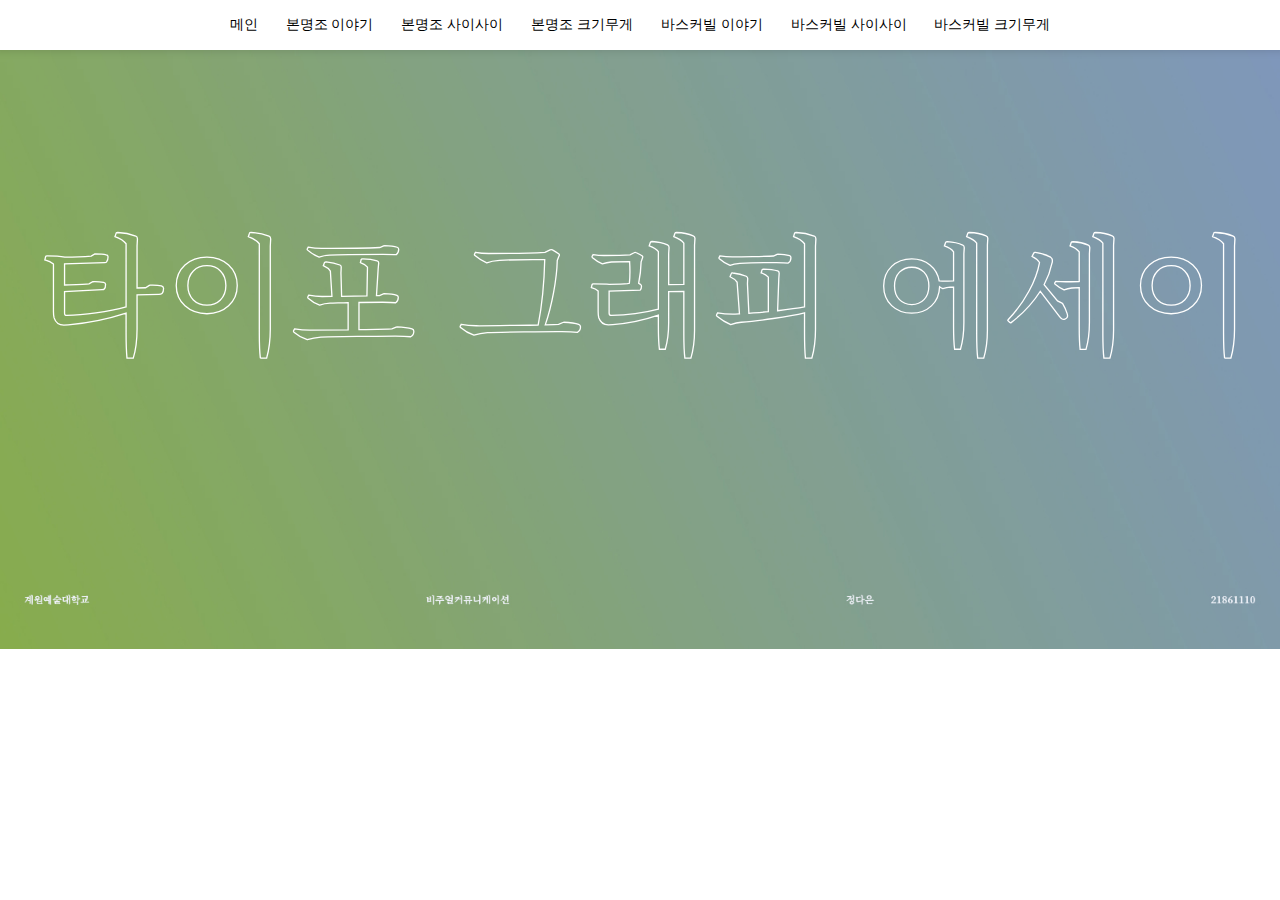
<file: index.html>
<!DOCTYPE html>
<html lang="en" dir="ltr">
  <head>
    <meta charset="utf-8">
    <title></title>
    <link rel="stylesheet" type="text/css" href="style3.css">
  </head>
  <body>

    <div class="container">
        <ul class="navi">
          <li><a href="index.html" data-link-alt="매인"><span>메인</span></a></li>
          <li><a href="boon.html" data-link-alt="본명조 이야기"><span>본명조 이야기</span></a></li>
          <li><a href="boon2.html" data-link-alt="본명조 사이사이"><span>본명조 사이사이</span></a></li>
          <li><a href="boon3.html" data-link-alt="본명조 크기무게"><span>본명조 크기무게</span></a></li>
          <li><a href="boon4.html" data-link-alt="바스커빌 이야기"><span>바스커빌 이야기</span></a></li>
          <li><a href="boon5.html" data-link-alt="바스커빌 사이사이"><span>바스커빌 사이사이</span></a></li>
          <li><a href="boon6.html" data-link-alt="바스커빌 크기무게"><span>바스커빌 크기무게</span></a></li>
        </ul>
    </div>
    <div class="wrapper">


      <svg version="1.1" id="레이어_1" xmlns="http://www.w3.org/2000/svg" xmlns:xlink="http://www.w3.org/1999/xlink" x="0px"
      	 y="0px" viewBox="0 0 979.9 145.1" style="enable-background:new 0 0 979.9 145.1;" xml:space="preserve">
      <style type="text/css">
      	.st0{fill:none;stroke:#FFFFFF;stroke-miterlimit:10;}
      </style>
      <g>
      	<path id="ibrahim" d="M108.5,71.3c3-0.1,7.1,0.1,8.9,0.5c1,0.3,1.6,1,1.7,1.9c0,1.9-0.6,3.5-1.2,4c-0.6,0.5-1.5,0.7-2.3,0.7
      		l-16.8,0.3V105c0,6-1.1,16.2-2.9,22.2h-4.8c-0.4-4-0.7-14.9-0.7-19.4v-15c-13.7,4.5-31.8,7.9-44.2,9c-1.3,0.1-2.5,0.1-3.5,0.1
      		c-3.7,0-6.3-2.1-7.4-5.5c-0.3-1.1-0.5-2.8-0.5-4.9V55.2c-1.5-1.3-4-2.5-6.6-3.2l0.6-2.5c0.1-0.4,0.4-0.6,1.1-0.6
      		c3.2,0,10.6,0.4,13.6,1c4.4,0,16.9-0.5,20.2-0.8l2.8-1.7c2.5,0,6.7,0.2,8.7,0.7c0.9,0.1,1.4,0.7,1.4,1.5c0,1.8-0.6,3.3-1.1,3.9
      		c-0.3,0.4-0.8,0.6-1.4,0.6L43.3,55v16.2c5.1-0.2,15.4-0.5,18.7-0.9l2.9-1.6c2.7-0.1,6.4,0.2,8.3,0.5c1.1,0.2,1.5,0.7,1.5,1.5
      		c0,1.7-0.4,3.1-1,3.6c-0.3,0.3-0.9,0.5-1.6,0.5l-28.8,1.4v16.6c0,1.2,0.5,1.8,1.8,1.7c12.2-0.2,32-2.8,45.3-6.5V39.6
      		c-1.7-2.2-4.9-4.1-8.5-5.4l0.9-2.7c0.2-0.4,0.4-0.5,1.3-0.5c3.9,0.1,10.6,1.5,13.7,2.7c0.9,0.4,1.3,1.1,1.3,2.2l-0.3,5.5v32.1
      		l6.5-0.2L108.5,71.3z"/>
      	<path id="ibrahim" d="M152.3,93.2c-13.5,0-23.5-8.9-23.5-21.6c0-12.8,10-21.7,23.5-21.7c13.3,0,23.2,8.9,23.2,21.7
      		C175.5,84.3,165.6,93.2,152.3,93.2z M152.3,56.4c-8.3,0-14.6,5.7-14.6,15.2c0,9.4,6.3,15,14.6,15c8.2,0,14.5-5.6,14.5-15
      		C166.8,62.1,160.5,56.4,152.3,56.4z M193.2,127.2c-0.5-4-0.8-14.9-0.8-19.4V39.6c-1.7-2.2-4.8-4.1-8.4-5.4l0.9-2.7
      		c0.1-0.4,0.3-0.5,1.2-0.5c3.9,0.1,10.7,1.5,13.7,2.7c1,0.4,1.3,1.1,1.3,2.2l-0.3,5.5V105c0,6-1.1,16.2-2.8,22.2H193.2z"/>
      	<path id="ibrahim" d="M297.7,103.2c3.8,0.1,9.2,0.8,11.6,1.6c0.9,0.3,1.4,0.9,1.4,1.8c0,2-1.3,3.7-2.4,4.2
      		c-2.6-0.3-8.8-0.5-11.8-0.5c-7,0-51.5,0.5-57,0.8c-2.6,0.2-7.9,1.2-10.4,2c-3.8-1.3-7.6-3.6-10.2-5.8c-0.3-0.3-0.4-0.6-0.3-1
      		l0.8-1.5c3.5,0.6,8.2,1,11.5,1c3,0,16-0.1,29.5-0.3V84.7c-6.5,0.2-12,0.3-13.8,0.4c-2.1,0.1-6,0.8-8,1.5c-3.1-1.1-6.6-3.3-8.8-5.3
      		c-0.3-0.3-0.4-0.6-0.3-0.9l0.7-1.4c3.2,0.6,7.7,1,10.2,1l7.6-0.1l-1.2-19.3c-1-1.6-3.1-3.2-5.4-4.2l0.9-2.4
      		c0.2-0.3,0.5-0.5,1.3-0.5c3.2,0.3,8.1,1.4,10.5,2.4c0.8,0.4,1.1,0.9,1,1.8l-0.2,4.3l0.5,17.9l19.4-0.3l0.4-22.1
      		c-1-1.3-3.2-2.6-5.4-3.4l0.6-2.4c0-0.2,0.4-0.5,1.2-0.5c3.2,0,8.6,0.7,11,1.5c0.9,0.2,1.2,0.8,1.2,1.7l-0.4,4.3l-1.3,20.7
      		c1,0,1.8-0.1,2.3-0.1l3.4-1.5c3.2,0.1,7.9,0.6,9.9,1.3c0.6,0.3,1.1,0.9,1.1,1.5c0,2-1.2,3.7-2,4.2c-2.1-0.3-7.7-0.4-10-0.4
      		c-2.3,0-10,0.1-18.1,0.2v20.8c11.7-0.2,22.2-0.4,25.2-0.6L297.7,103.2z M288.1,41c3.2,0.1,7.8,0.6,9.8,1.3c0.7,0.3,1.2,0.9,1.2,1.5
      		c0,2-1.2,3.7-2,4.2c-2.1-0.3-7.7-0.3-10.1-0.3c-5.1,0-36.1,0.3-40.8,0.6c-2.1,0.1-6,0.8-8,1.5c-3.1-1.1-6.6-3.3-8.8-5.3
      		c-0.3-0.3-0.4-0.7-0.3-0.9l0.7-1.4c3.2,0.6,7.7,1,10.2,1c5,0,39-0.4,44.6-0.7L288.1,41z"/>
      	<path id="ibrahim" d="M425.3,99.7c3.8,0.2,9.2,0.8,11.6,1.6c0.9,0.3,1.4,1,1.4,1.9c0,1.9-1.3,3.7-2.4,4.2c-2.6-0.3-8.8-0.5-11.8-0.5
      		c-7-0.1-51.5,0.4-57,0.8c-2.6,0.2-7.9,1.1-10.4,1.9c-3.8-1.2-7.6-3.5-10.2-5.8c-0.3-0.2-0.4-0.6-0.3-1l0.8-1.5
      		c3.5,0.6,8.2,1,11.5,1.1c4.4,0.1,30-0.3,47.4-0.6c2.8-14.6,4.7-35.9,5-50c-8.4-0.1-29.8,0.3-34.6,0.6c-2.7,0.2-7.3,0.9-9.8,1.8
      		c-3.2-1.3-6.7-3.5-9-5.5c-0.5-0.4-0.5-0.8-0.3-1.2l0.7-1.3c3.1,0.6,7.3,0.9,10.1,0.9c5.3,0,35.9-0.5,43.1-0.9l3.9-1.9
      		c0.5-0.2,1.3-0.2,1.8,0c1.4,0.7,4,2.4,5,3.1c0.4,0.4,0.5,0.8,0.2,1.3l-1.5,3.7c-0.3,14-4.1,34.6-9.2,49.3c4.9-0.1,8.6-0.2,10.2-0.3
      		L425.3,99.7z"/>
      	<path id="ibrahim" d="M510.6,31.6c0.2-0.5,0.5-0.6,1.3-0.6c3.6,0.1,10,1.4,12.7,2.6c1,0.4,1.4,1.1,1.3,2.2l-0.3,5v65.1
      		c0,5.8-1.1,15.6-2.8,21.3h-4.6c-0.5-3.8-0.8-14.2-0.8-18.6V76.1l-11.6,0.2V100c0,5.6-1,15-2.6,20.4h-4.5c-0.5-4-0.8-13.6-0.8-17.8
      		v-8.3c-10.9,3.8-25.1,6.5-34.9,7.3c-1.2,0.1-2.4,0.1-3.4,0.1c-3.7,0-6.2-2.1-7.3-5.4c-0.3-1-0.5-2.8-0.5-4.8V75.8
      		c-1.2-1.2-3.1-2.1-5.2-2.6l0.5-2.2c0.1-0.4,0.4-0.6,1-0.6c2.8,0,9.6,0,12.2,0.3c3.9,0,11.8-0.2,13.9-0.5l1.5-0.3
      		c0.4-3.5,0.4-13.2,0.2-16.6c-3.1,0-11.9,0.2-14,0.3c-1.8,0.2-4.9,0.8-6.9,1.4c-2.8-1.2-5.5-3-7.5-4.7c-0.4-0.4-0.4-0.8-0.3-1.1
      		l0.8-1.3c2.4,0.4,6.1,0.7,8.3,0.7c3.4,0,16-0.2,19.9-0.5l3.1-1.6c0.5-0.3,1.2-0.3,1.8,0c1.1,0.5,3.6,1.8,4.5,2.5
      		c0.4,0.3,0.4,0.8,0.2,1.3l-1.1,3.2c-0.1,4.4-1.1,12.5-1.9,16.4l1.6,1c0.4,0.4,0.6,0.7,0.6,1.1c0,1.3-0.5,2.6-1,3.1l-23.8,0.7v17
      		c0,1.2,0.5,1.7,1.8,1.7c9.6-0.1,25.2-2,35.9-4.8v-44c-1.3-1.8-4.1-3.5-7-4.5l0.9-2.7c0.2-0.3,0.5-0.6,1.3-0.6
      		c3.4,0.2,9.2,1.4,11.8,2.6c0.8,0.4,1.2,1,1.2,2l-0.3,4.6v23.8l11.6-0.2V39.2c-1.5-2-4.5-3.8-7.7-5L510.6,31.6z"/>
      	<path id="ibrahim" d="M602.2,31.5c0.2-0.4,0.4-0.5,1.3-0.5c3.9,0.1,10.6,1.5,13.7,2.7c0.9,0.4,1.3,1.1,1.3,2.2l-0.3,5.5V105
      		c0,6-1.1,16.2-2.8,22.2h-4.9c-0.4-4-0.7-14.9-0.7-19.4V92.5c-11.9,2.9-35.8,6.3-48.4,7.2c-2,0.1-6.2,1.1-8.1,1.8
      		c-3.6-1.5-7.6-4-10.5-6.4c-0.4-0.3-0.5-0.7-0.3-1.1l0.7-1.4c3.6,0.6,8.1,0.9,11.6,0.9c1.6,0,3.3-0.1,5.2-0.2l-1.8-24.2
      		c-1.1-1.5-3.1-3.2-5.4-4.2l0.9-2.4c0.1-0.4,0.4-0.6,1.2-0.5c3.2,0.3,8,1.5,10.3,2.5c0.8,0.4,1.1,0.9,1.1,1.7l-0.2,4.1l1.1,22.6
      		c4.7-0.4,9.8-0.8,14.9-1.3V65.2c-1.1-1.2-3.3-2.6-5.5-3.3l0.7-2.4c0.1-0.2,0.4-0.5,1.2-0.5c3.2,0.1,8.4,0.7,10.8,1.4
      		c0.8,0.3,1.1,0.9,1.1,1.8l-0.3,4.1l-0.9,24.6c7.9-0.9,15.3-1.9,20.6-2.9V39.6c-1.7-2.2-4.9-4.1-8.4-5.4L602.2,31.5z M589.2,47.5
      		c2.9,0.1,7.3,0.7,9.2,1.3c0.6,0.2,1,0.8,1,1.5c0,1.9-1.2,3.5-2.1,4.1c-1.9-0.3-6.8-0.4-9.1-0.4c-3.5,0-24.6,0.5-27.9,0.7
      		c-2.1,0.2-5.7,0.8-7.5,1.5c-2.9-1.2-6.1-3.2-8.2-5.1c-0.3-0.3-0.4-0.7-0.2-0.9l0.6-1.3c2.9,0.5,7,0.8,9.4,0.8
      		c3.9,0.1,27.5-0.4,31.6-0.7L589.2,47.5z"/>
      	<path id="ibrahim" d="M717.8,38.7c0.2-0.4,0.5-0.7,1.3-0.7c3.4,0.2,9.2,1.4,11.8,2.6c0.8,0.4,1.2,1,1.2,2l-0.3,4.6V100
      		c0,5.6-1,15-2.6,20.4h-4.5c-0.5-3.9-0.8-13.5-0.8-17.8V72.8l-2.6,0.1c-1.6,0.1-4,0.6-5.6,1.1c-0.9-0.5-1.7-1-2.5-1.5
      		c-0.3,12.1-9.3,20.3-21.3,20.3c-12.4,0-21.5-8.5-21.5-20.9c0-12.3,9.1-20.7,21.5-20.7c10.9,0,19.3,6.7,21,16.9
      		c1.3,0.1,2.7,0.2,4.1,0.2c1.7,0,4.3-0.1,6.9-0.2V45.8c-1.3-1.8-4.1-3.5-7-4.5L717.8,38.7z M705,71.9c0-9-5.6-14.3-13.1-14.3
      		c-7.5,0-13.2,5.3-13.2,14.3c0,9,5.7,14.3,13.2,14.3C699.4,86.2,705,80.9,705,71.9z M734.8,31.6c0.2-0.5,0.5-0.6,1.3-0.6
      		c3.6,0.1,10,1.4,12.7,2.6c1,0.4,1.4,1.1,1.3,2.2l-0.3,5v65.1c0,5.8-1.1,15.6-2.8,21.3h-4.6c-0.5-3.8-0.8-14.2-0.8-18.6V39.2
      		c-1.5-2-4.5-3.8-7.7-5L734.8,31.6z"/>
      	<path id="ibrahim" d="M807.3,85.3c1.3,2.2,2.9,5.7,3.5,7.6c0.5,1.5,0.5,2.4,0.1,3c-0.7,1.3-2.7,1.9-3.9,1.3c-0.6-0.3-1.5-1.2-2.1-2
      		L790.3,76c-5.4,8.5-12.8,16.7-22.1,23.8c-0.4,0.3-0.8,0.4-1.2,0.1l-1.4-1.3c-0.3-0.2-0.3-0.6,0.2-1c12.7-13.3,21.4-29.7,23.9-43.6
      		c-0.9-1.5-3.3-3.5-5.7-4.7l1.3-2.5c0.2-0.4,0.5-0.6,1.2-0.5c3.9,0.6,9.4,2.3,11.7,3.6c0.8,0.5,1.3,1.1,1.3,2.1
      		c0.1,0.8,0,1.7-0.2,2.3c-1.1,5.4-3.1,11.1-6.1,16.7l10.3,12.4L807.3,85.3z M814,38.7c0.1-0.4,0.5-0.6,1.3-0.6
      		c3.4,0.1,9.2,1.4,11.8,2.6c0.8,0.3,1.1,1,1.1,2l-0.3,4.6V100c0,5.7-1,15.1-2.6,20.5h-4.5c-0.5-4-0.7-13.6-0.7-17.8V73.2
      		c-2.1,0-4.4,0.2-5.6,0.3c-1.7,0.2-4.3,0.8-6,1.5c-2.6-1.2-4.9-2.8-6.8-4.4c-0.4-0.4-0.5-0.7-0.3-1.1l0.7-1.1
      		c2.3,0.2,5.2,0.3,7.7,0.3c2.4,0,6.8-0.1,10.3-0.2V45.9c-1.4-1.8-4.1-3.5-7-4.6L814,38.7z M831.4,31.6c0.2-0.5,0.5-0.6,1.3-0.6
      		c3.6,0.1,10,1.4,12.7,2.6c1,0.4,1.4,1.1,1.3,2.2l-0.3,5v65.1c0,5.8-1.1,15.6-2.8,21.3H839c-0.5-3.8-0.8-14.2-0.8-18.6V39.2
      		c-1.5-2-4.5-3.8-7.7-5L831.4,31.6z"/>
      	<path id="ibrahim" d="M890.5,93.2c-13.5,0-23.5-8.9-23.5-21.6c0-12.8,10-21.7,23.5-21.7c13.3,0,23.2,8.9,23.2,21.7
      		C913.7,84.3,903.8,93.2,890.5,93.2z M890.5,56.4c-8.3,0-14.6,5.7-14.6,15.2c0,9.4,6.3,15,14.6,15c8.2,0,14.5-5.6,14.5-15
      		C905,62.1,898.7,56.4,890.5,56.4z M931.4,127.2c-0.5-4-0.8-14.9-0.8-19.4V39.6c-1.7-2.2-4.8-4.1-8.4-5.4l0.9-2.7
      		c0.1-0.4,0.3-0.5,1.2-0.5c3.9,0.1,10.7,1.5,13.7,2.7c1,0.4,1.3,1.1,1.3,2.2l-0.3,5.5V105c0,6-1.1,16.2-2.8,22.2H931.4z"/>
      </g>
      </svg>

    </div>
  </body>
</html>
</file>
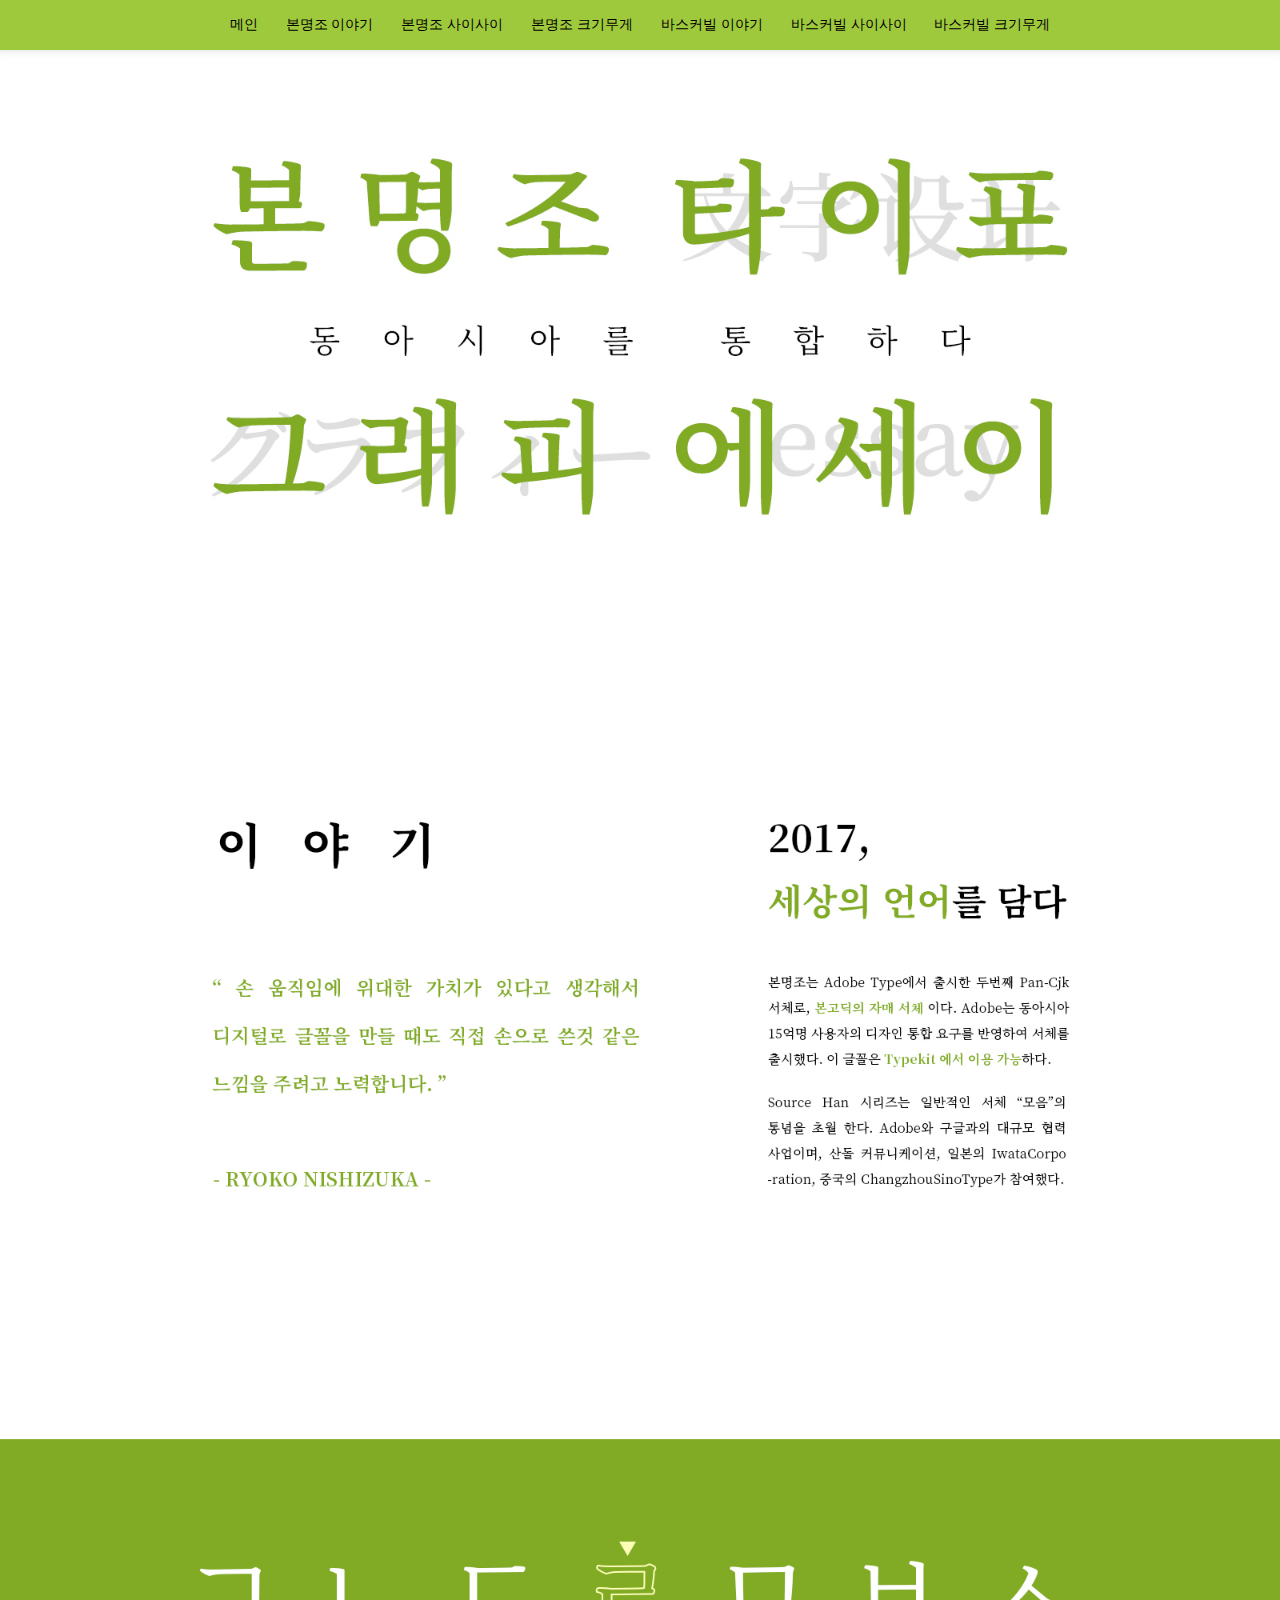
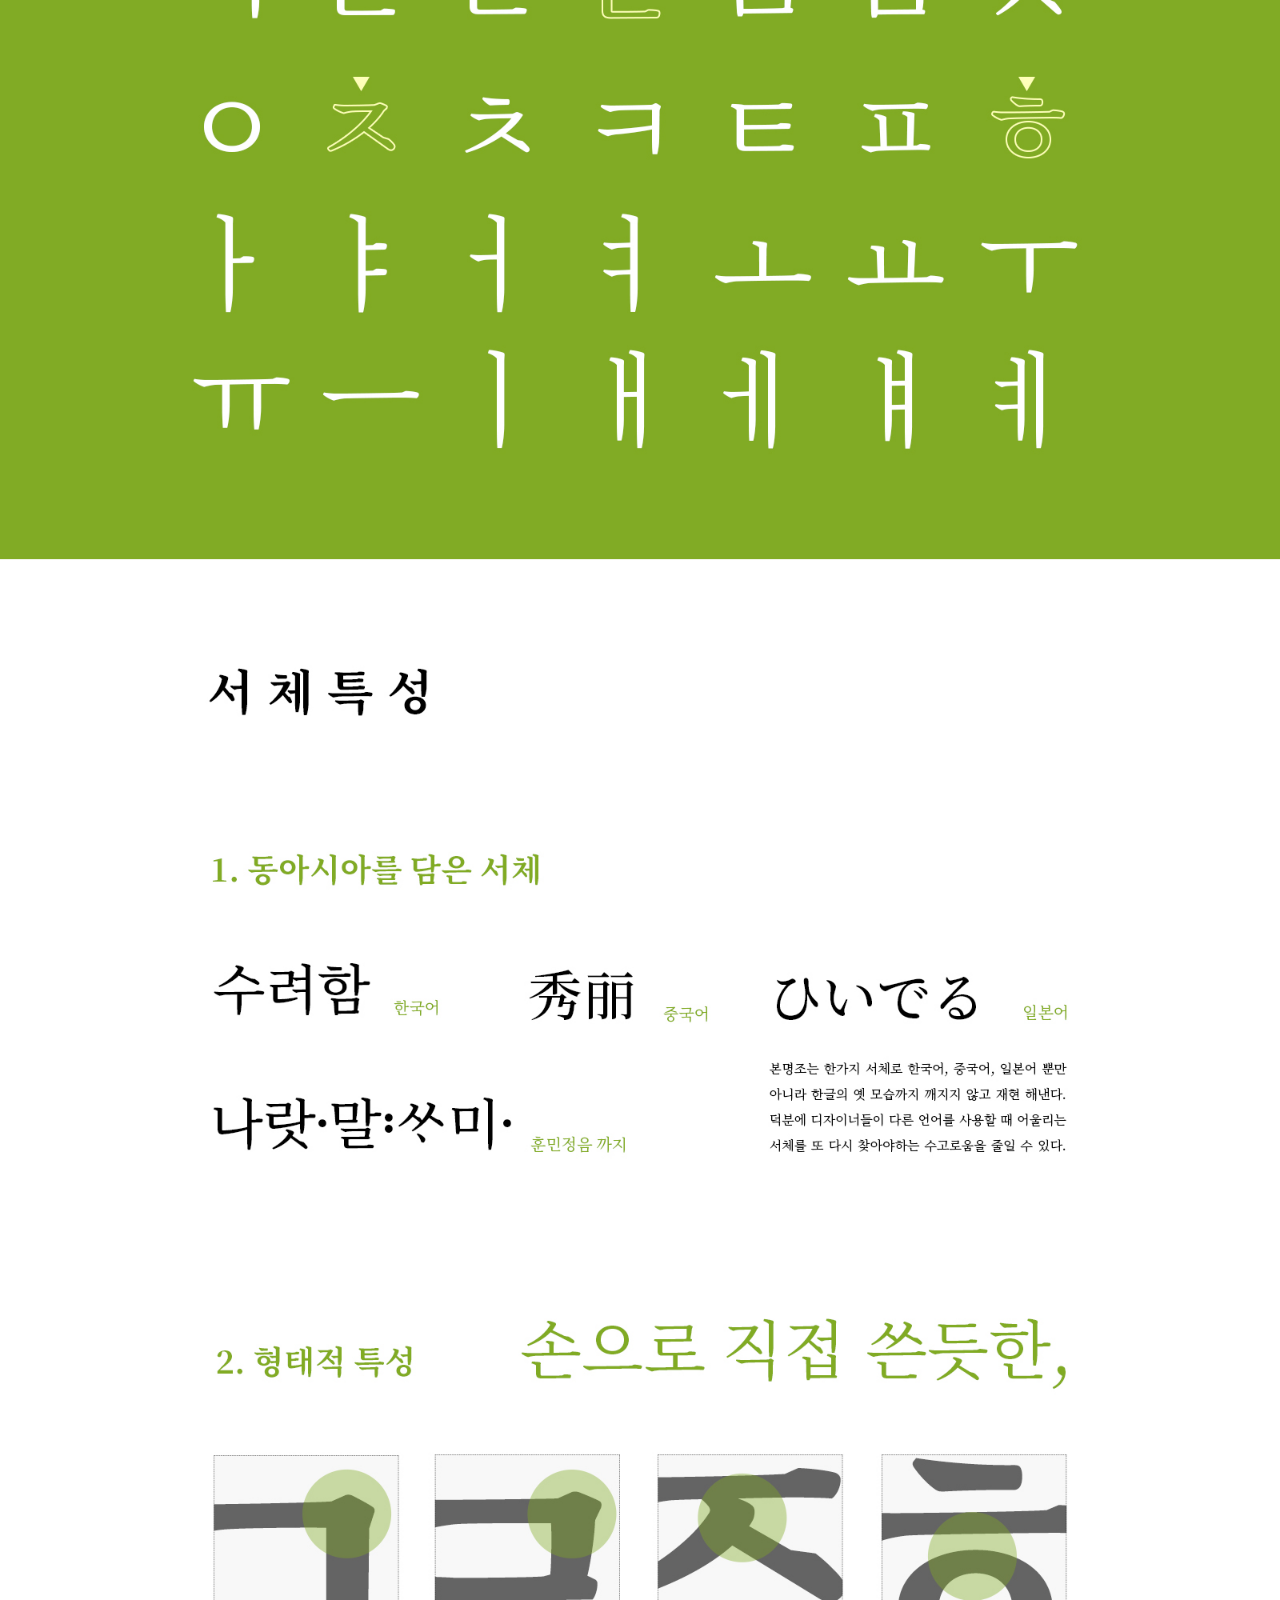
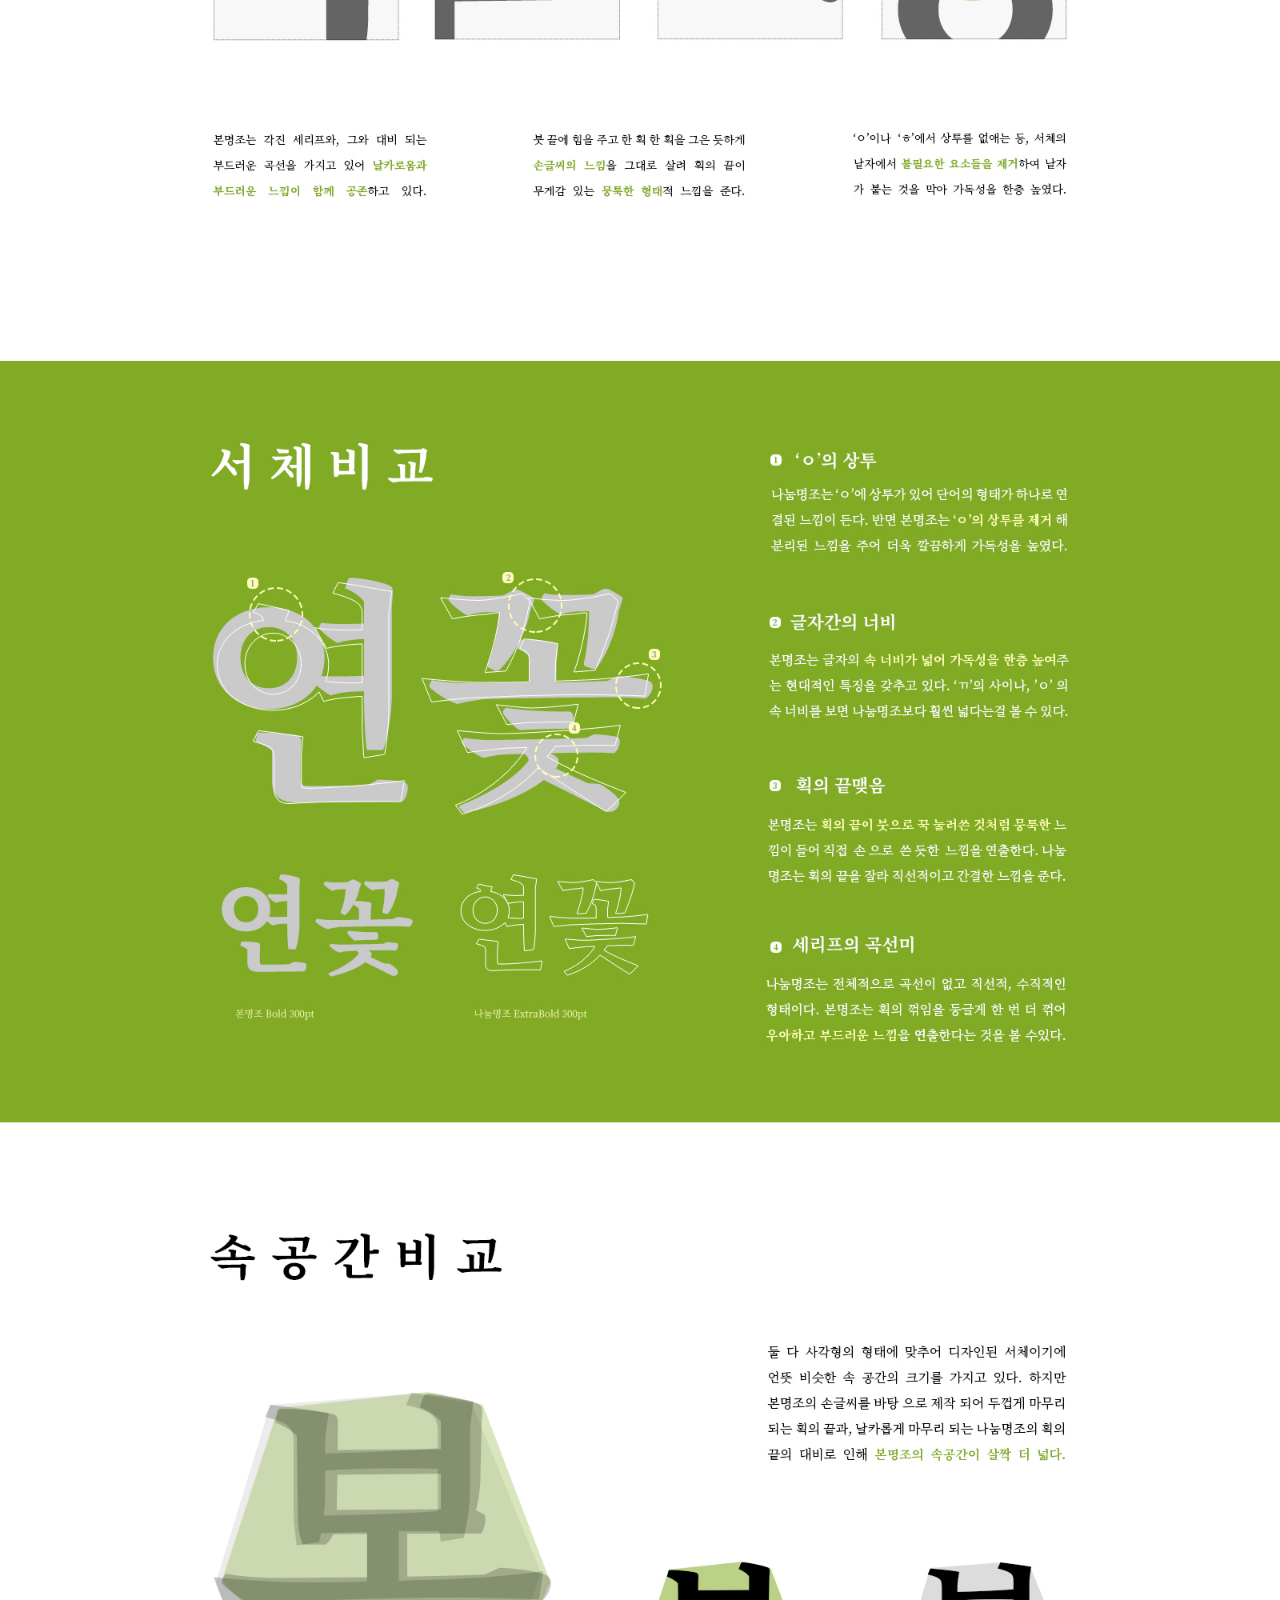
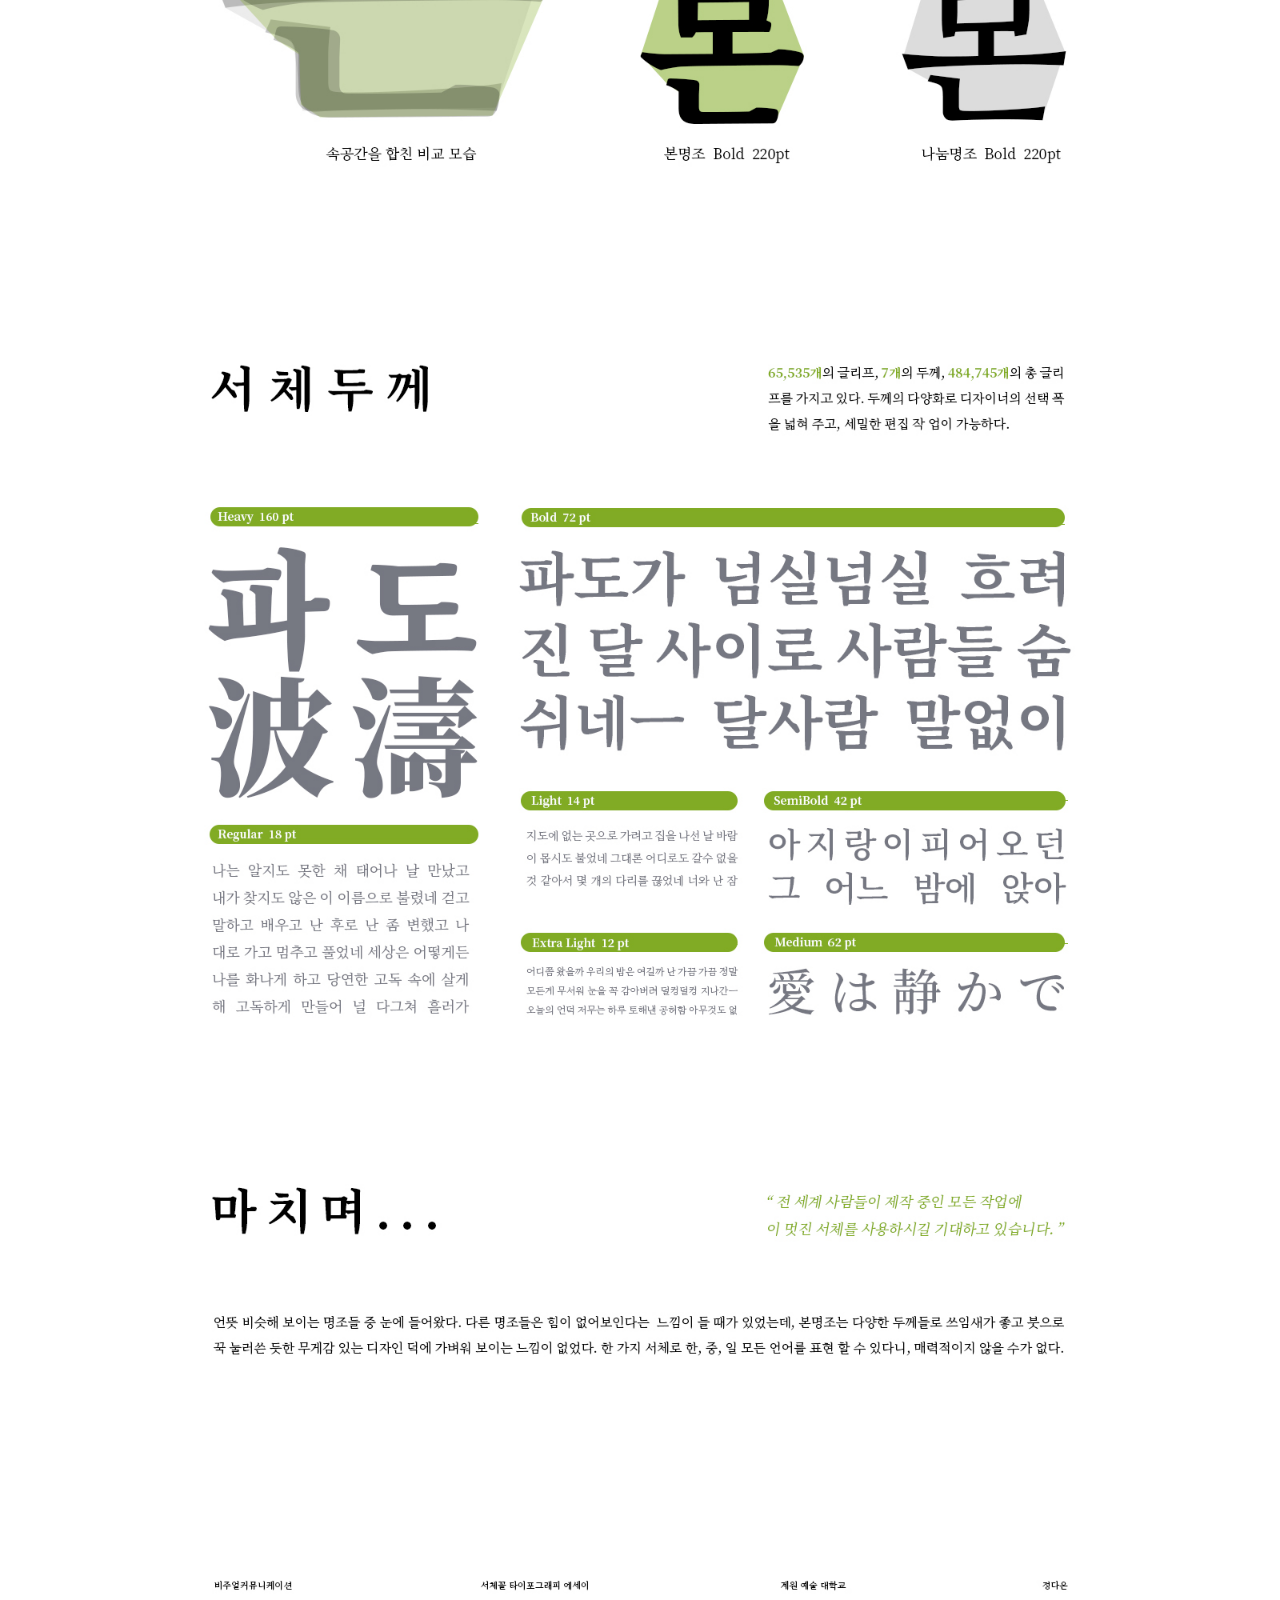
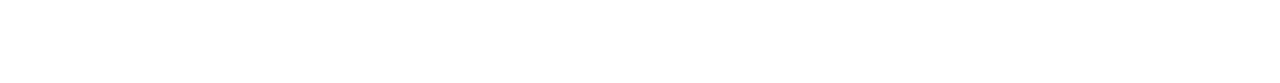
<file: boon.html>
<!DOCTYPE html>
<html lang="en" dir="ltr">
  <head>
    <meta charset="utf-8">
    <title></title>
    <link rel="stylesheet" href="style.css">
  </head>
  <body>

    <div class="container">
        <ul class="navi">
          <li><a href="index.html" data-link-alt="매인"><span>메인</span></a></li>
          <li><a href="boon.html" data-link-alt="본명조 이야기"><span>본명조 이야기</span></a></li>
          <li><a href="boon2.html" data-link-alt="본명조 사이사이"><span>본명조 사이사이</span></a></li>
          <li><a href="boon3.html" data-link-alt="본명조 크기무게"><span>본명조 크기무게</span></a></li>
          <li><a href="boon4.html" data-link-alt="바스커빌 이야기"><span>바스커빌 이야기</span></a></li>
          <li><a href="boon5.html" data-link-alt="바스커빌 사이사이"><span>바스커빌 사이사이</span></a></li>
          <li><a href="boon6.html" data-link-alt="바스커빌 크기무게"><span>바스커빌 크기무게</span></a></li>
        </ul>
    </div>

    <img src="과제6_21861110_정다은_한1꼴.jpg" width="100%" alt="" />



    <button onclick="topFunction()" id="myBtn" title="Go to top">Top</button>
    <script>
    window.onscroll = function() {scrollFunction()};

    function scrollFunction() {
        if (document.body.scrollTop > 20 || document.documentElement.scrollTop > 20) {
            document.getElementById("myBtn").style.display = "block";
        } else {
            document.getElementById("myBtn").style.display = "none";
        }
    }

    function topFunction() {
        document.body.scrollTop = 0;
        document.documentElement.scrollTop = 0;
    }
    </script>


  </body>
</html>
</file>
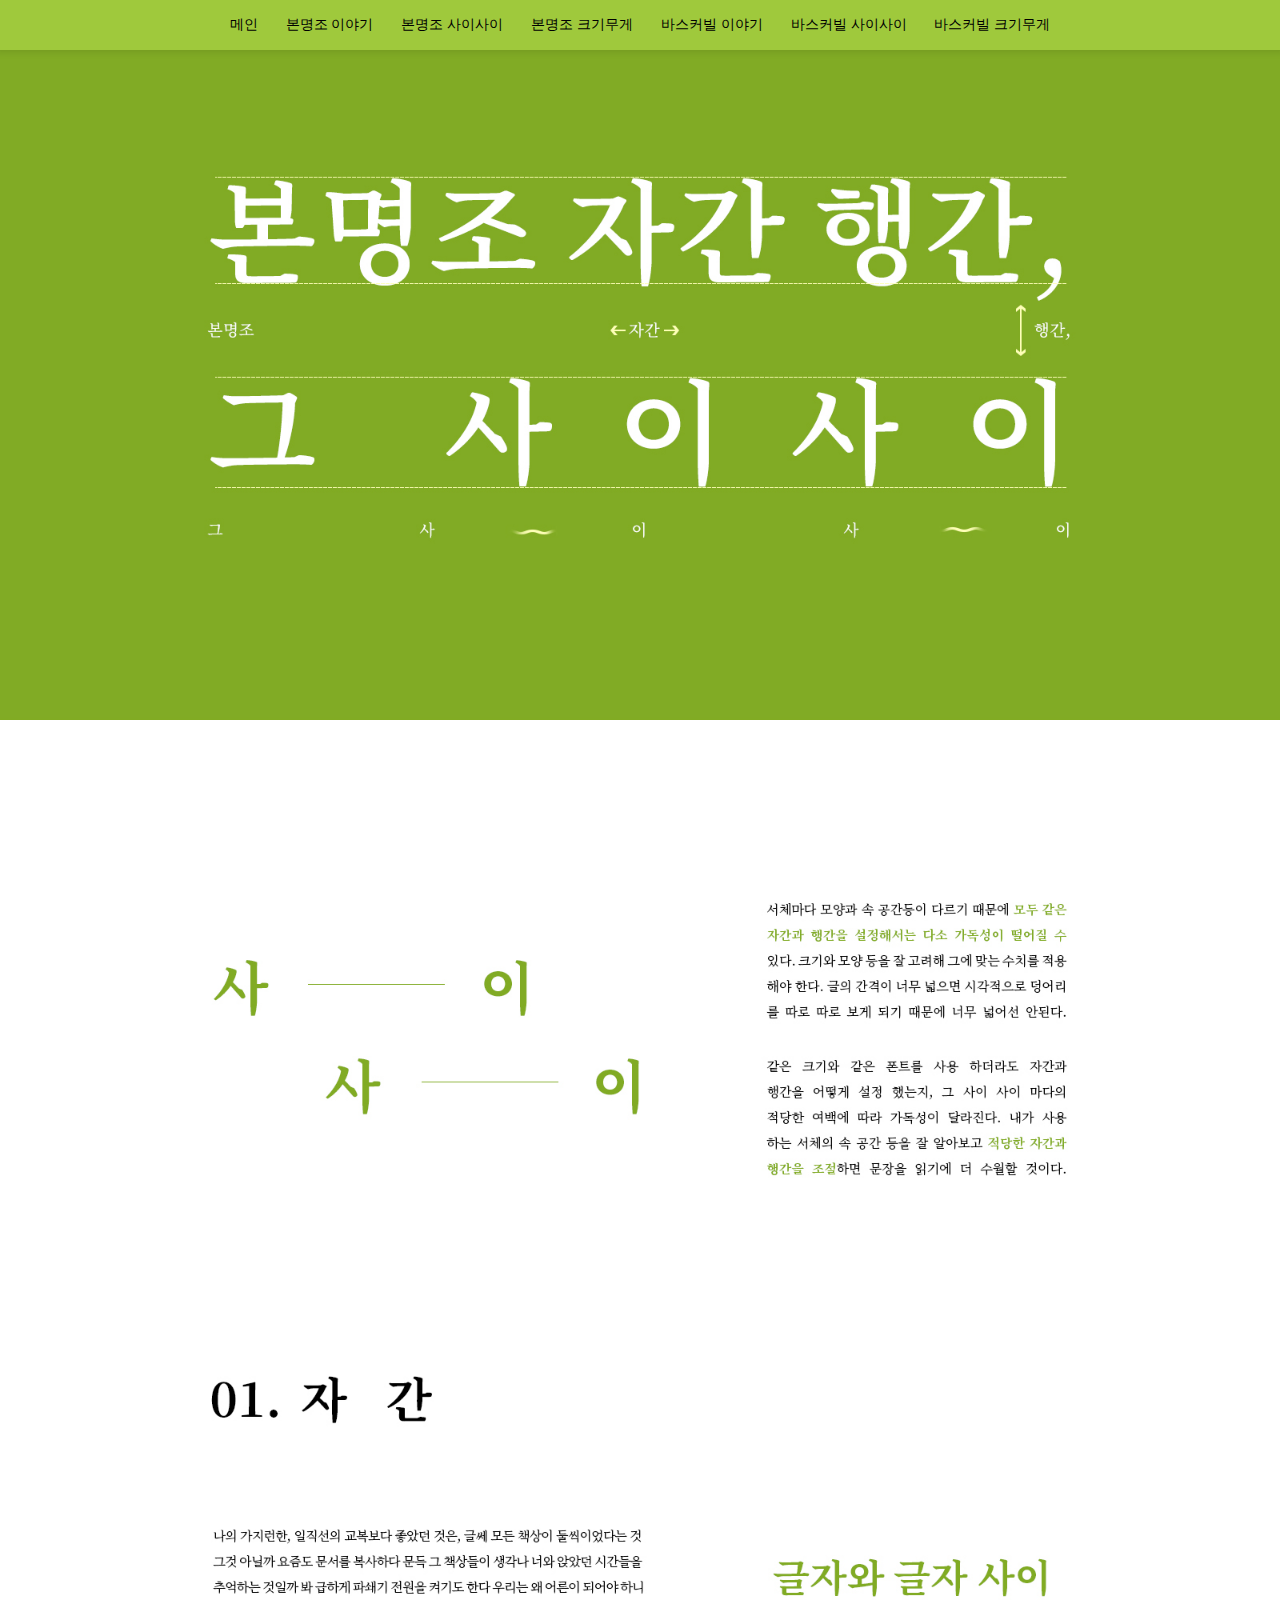
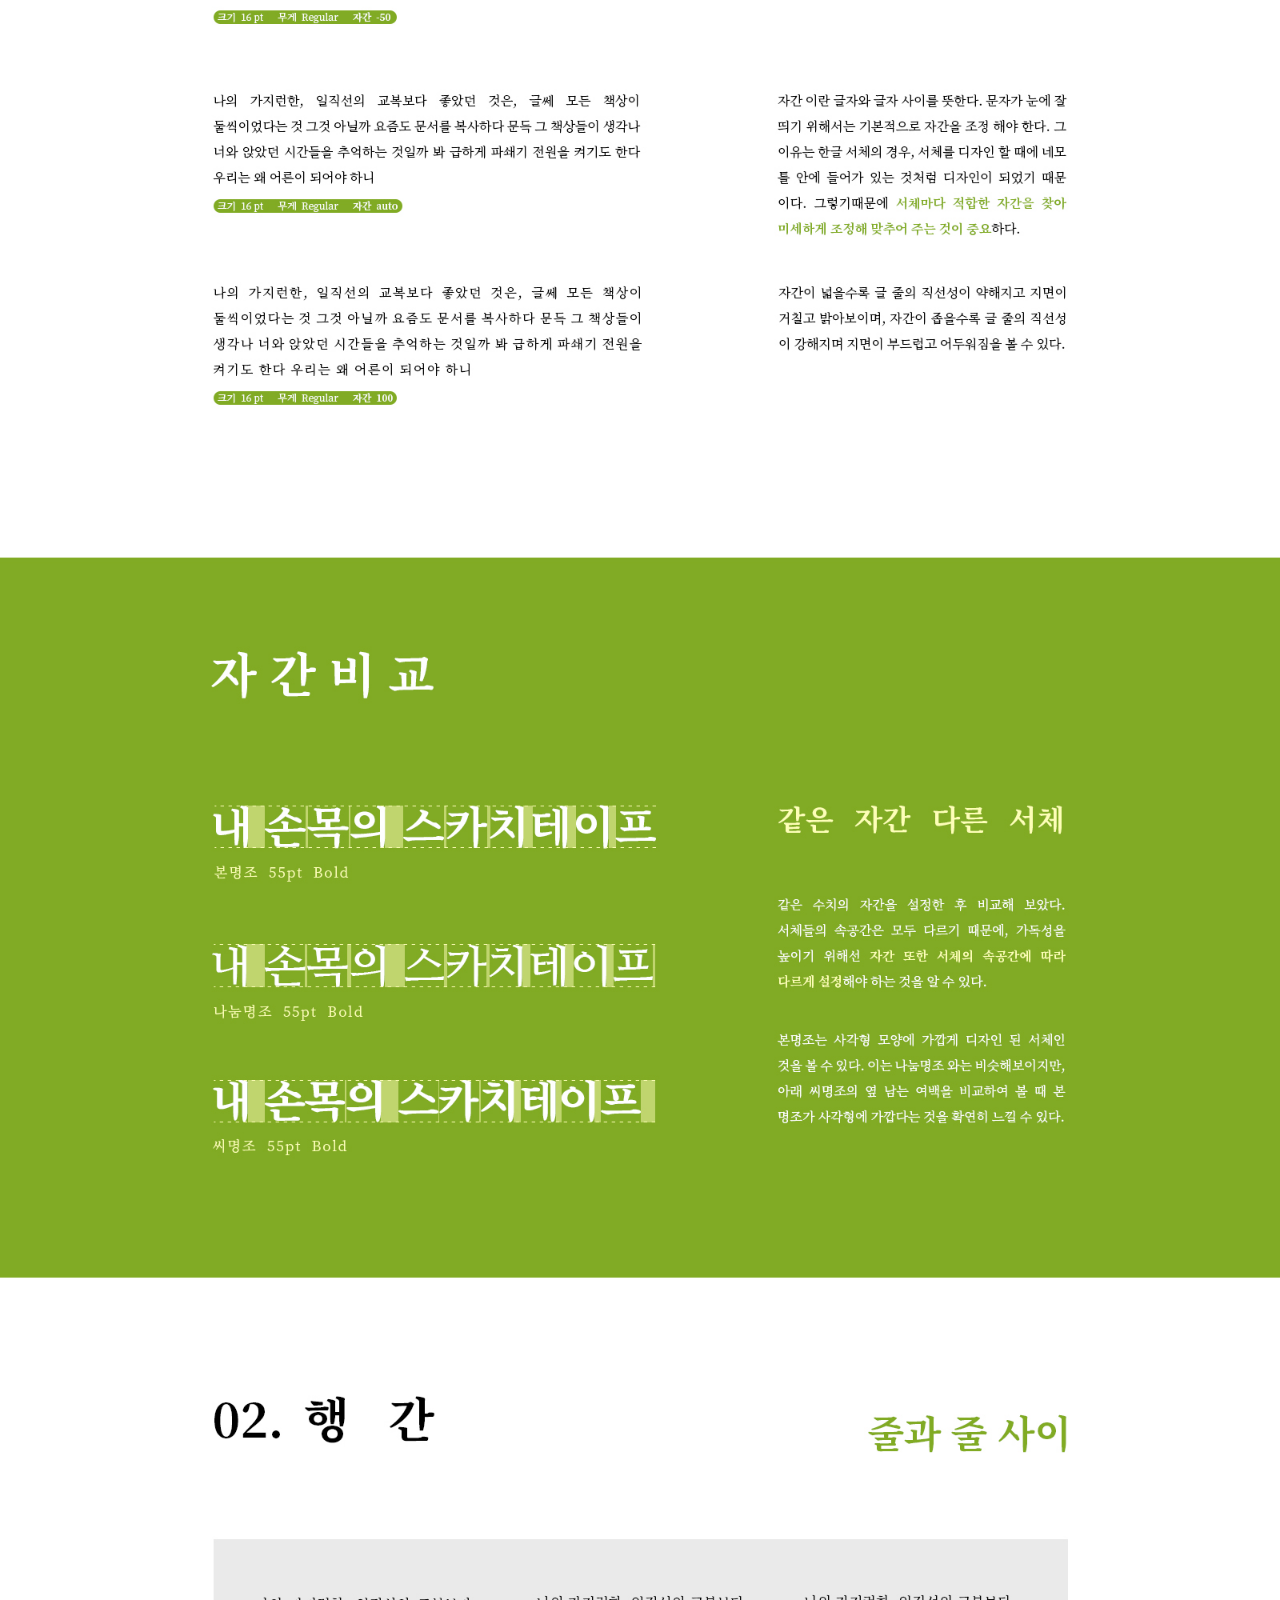
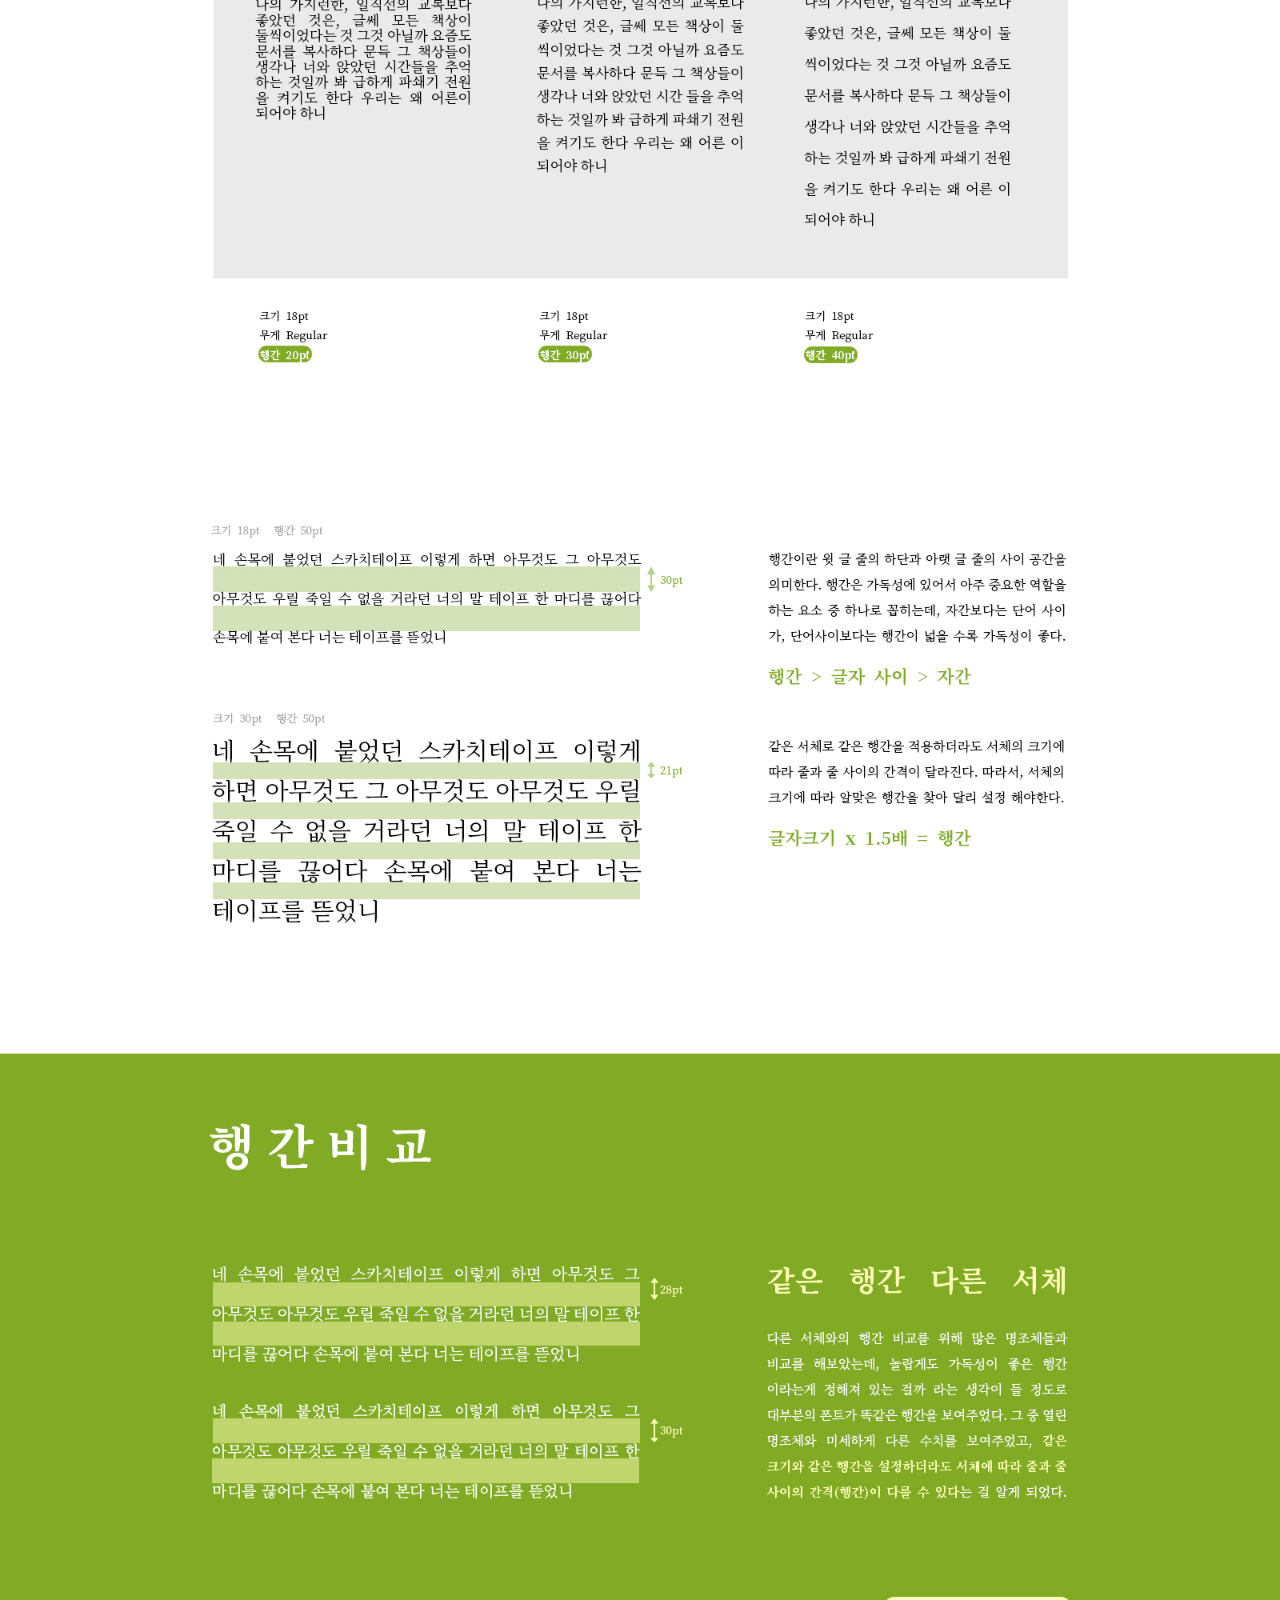
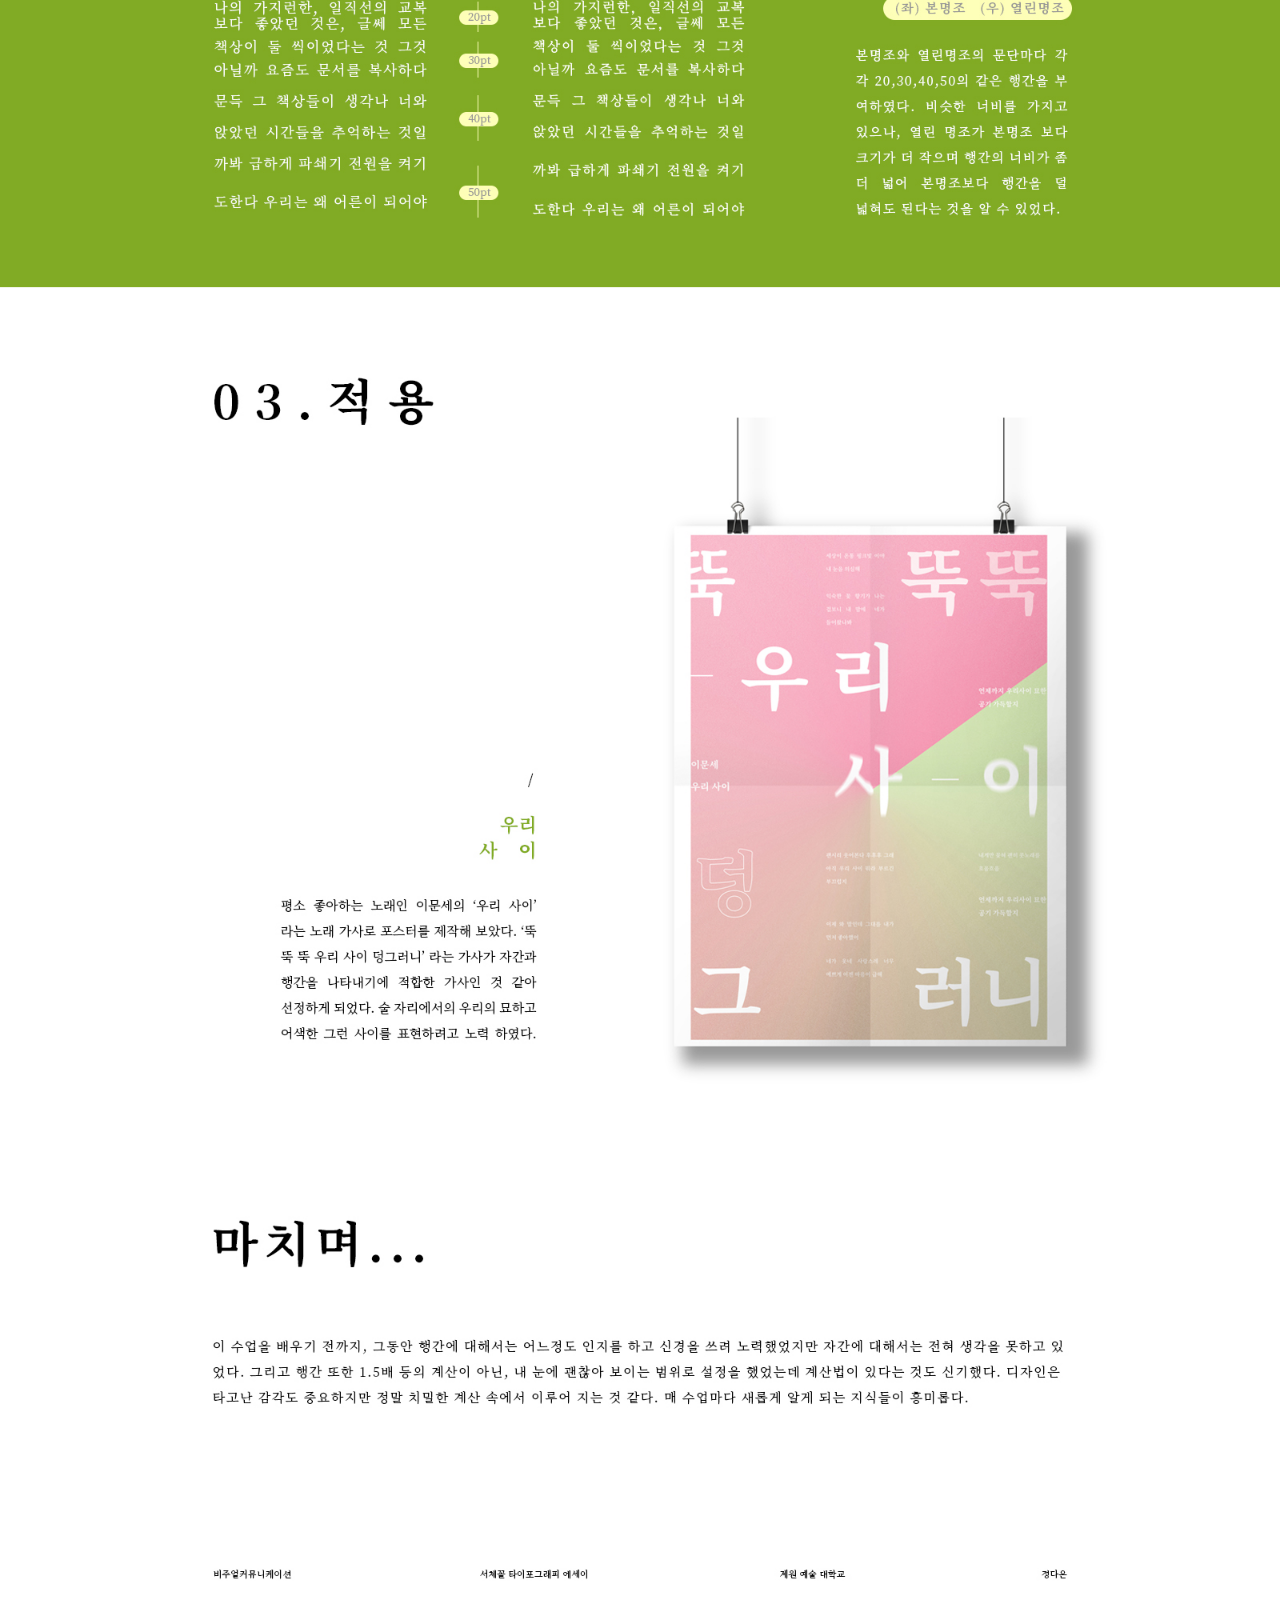
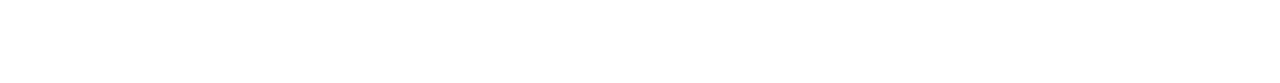
<file: boon2.html>
<!DOCTYPE html>
<html lang="en" dir="ltr">
  <head>
    <meta charset="utf-8">
    <title></title>
    <link rel="stylesheet" href="style.css">
  </head>
  <body>

    <div class="container">
        <ul class="navi">
          <li><a href="index.html" data-link-alt="매인"><span>메인</span></a></li>
          <li><a href="boon.html" data-link-alt="본명조 이야기"><span>본명조 이야기</span></a></li>
          <li><a href="boon2.html" data-link-alt="본명조 사이사이"><span>본명조 사이사이</span></a></li>
          <li><a href="boon3.html" data-link-alt="본명조 크기무게"><span>본명조 크기무게</span></a></li>
          <li><a href="boon4.html" data-link-alt="바스커빌 이야기"><span>바스커빌 이야기</span></a></li>
          <li><a href="boon5.html" data-link-alt="바스커빌 사이사이"><span>바스커빌 사이사이</span></a></li>
          <li><a href="boon6.html" data-link-alt="바스커빌 크기무게"><span>바스커빌 크기무게</span></a></li>
        </ul>
    </div>

    <img src="과제6_21861110_정다은_한2사이.jpg" width="100%" alt="" />

    <button onclick="topFunction()" id="myBtn" title="Go to top">Top</button>
    <script>
    window.onscroll = function() {scrollFunction()};

    function scrollFunction() {
        if (document.body.scrollTop > 20 || document.documentElement.scrollTop > 20) {
            document.getElementById("myBtn").style.display = "block";
        } else {
            document.getElementById("myBtn").style.display = "none";
        }
    }

    function topFunction() {
        document.body.scrollTop = 0;
        document.documentElement.scrollTop = 0;
    }
    </script>
  </body>
</html>
</file>
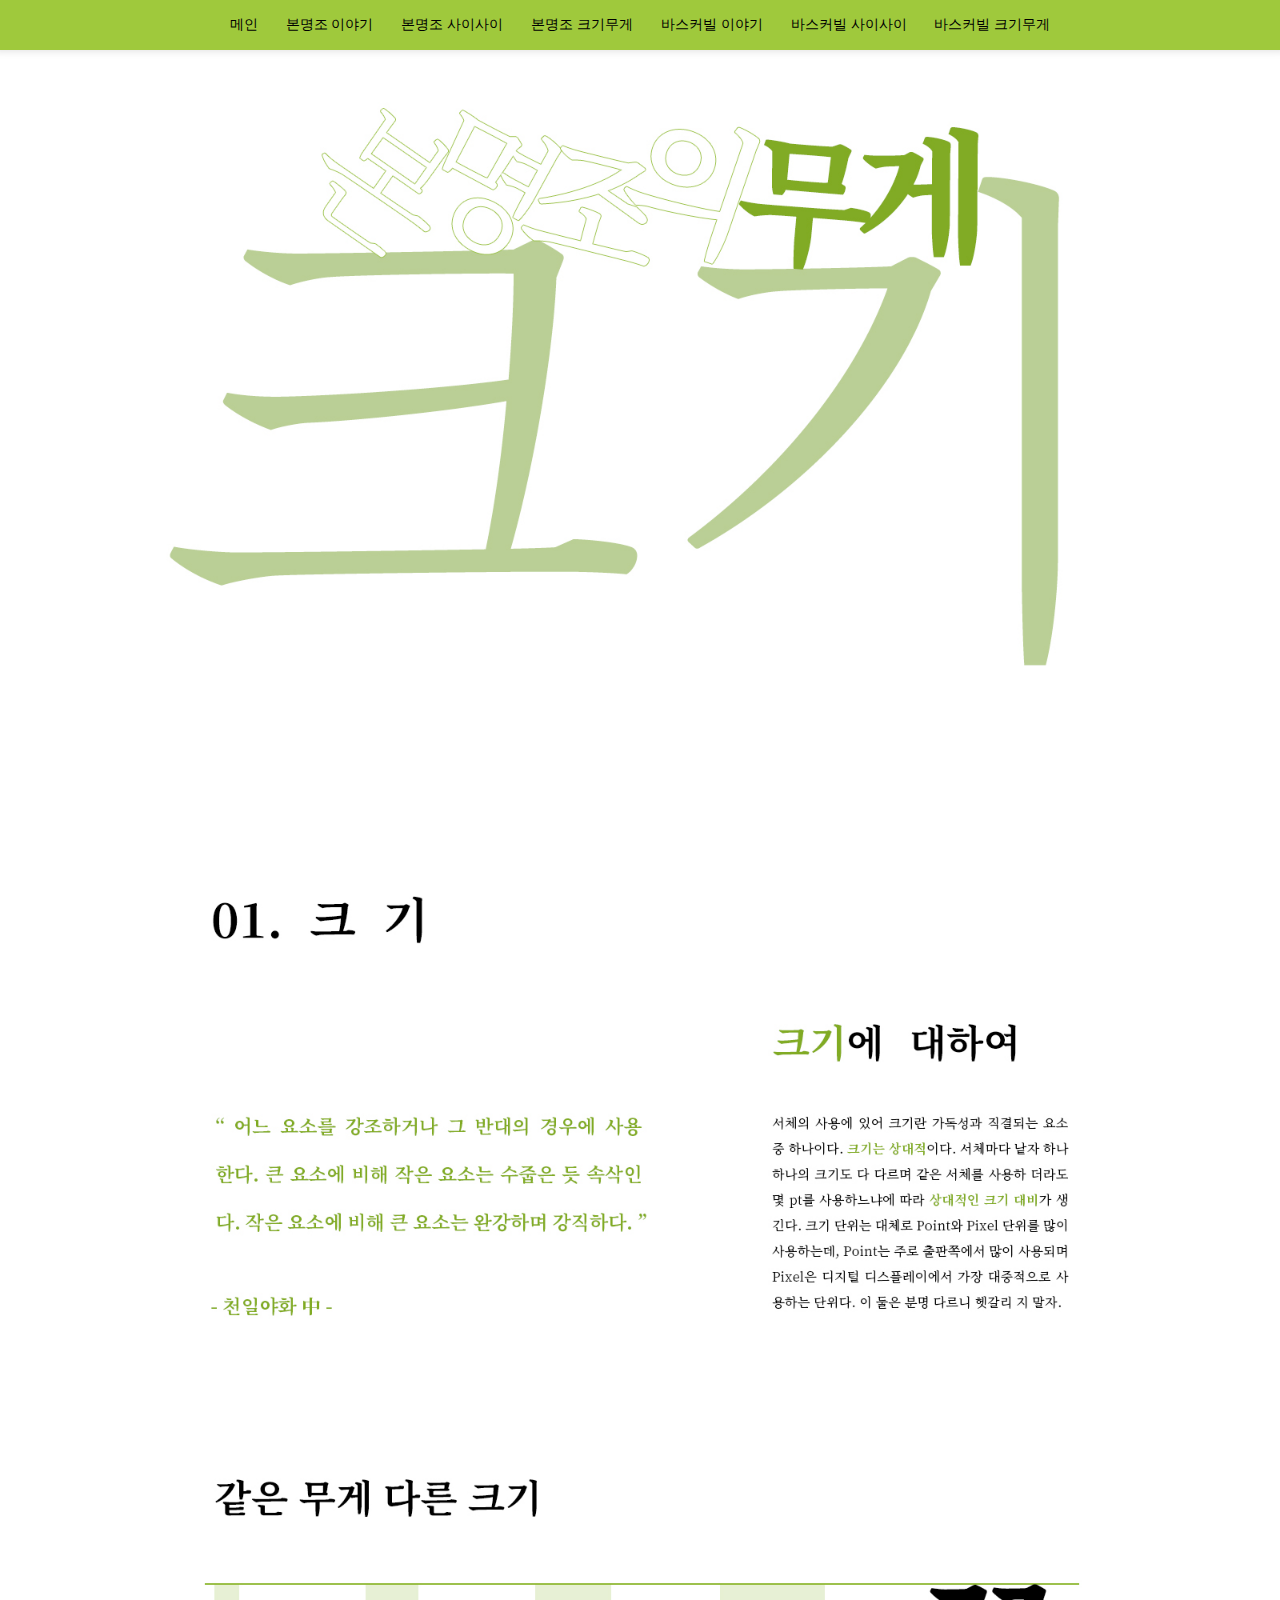
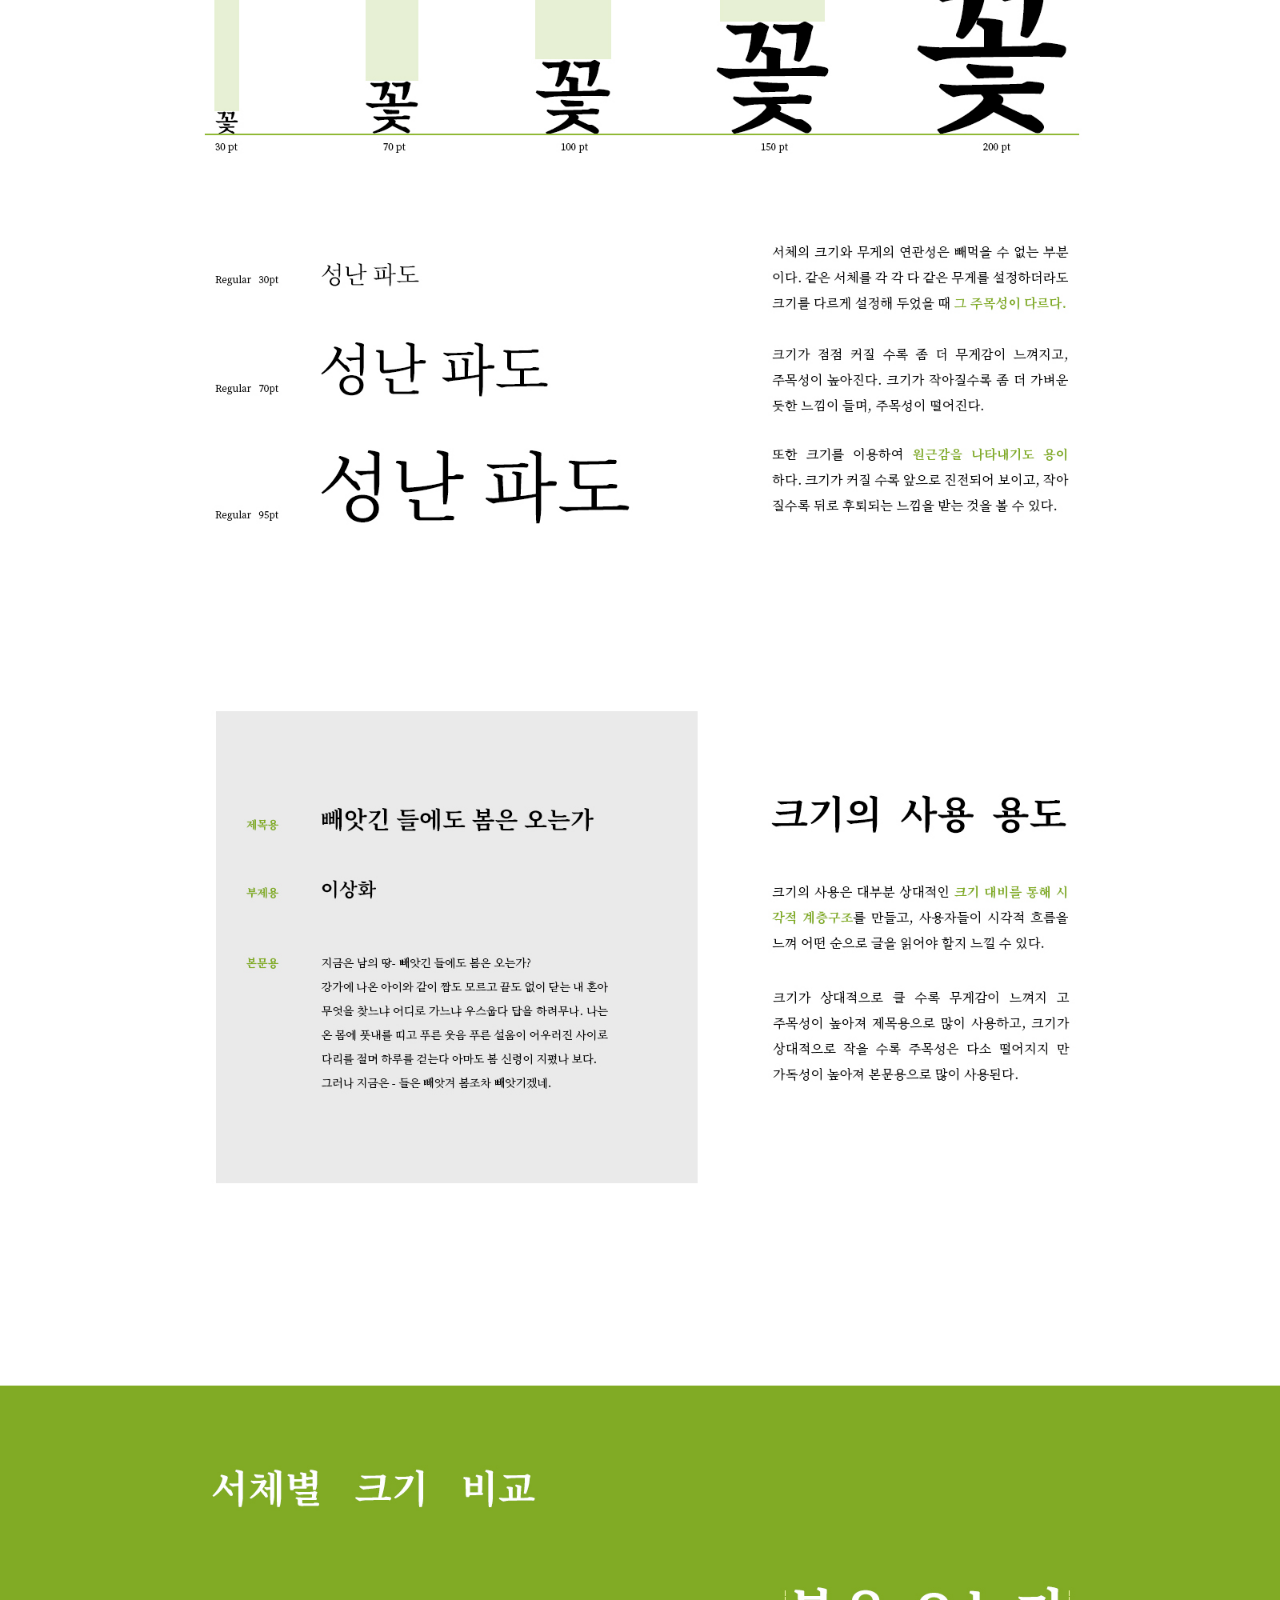
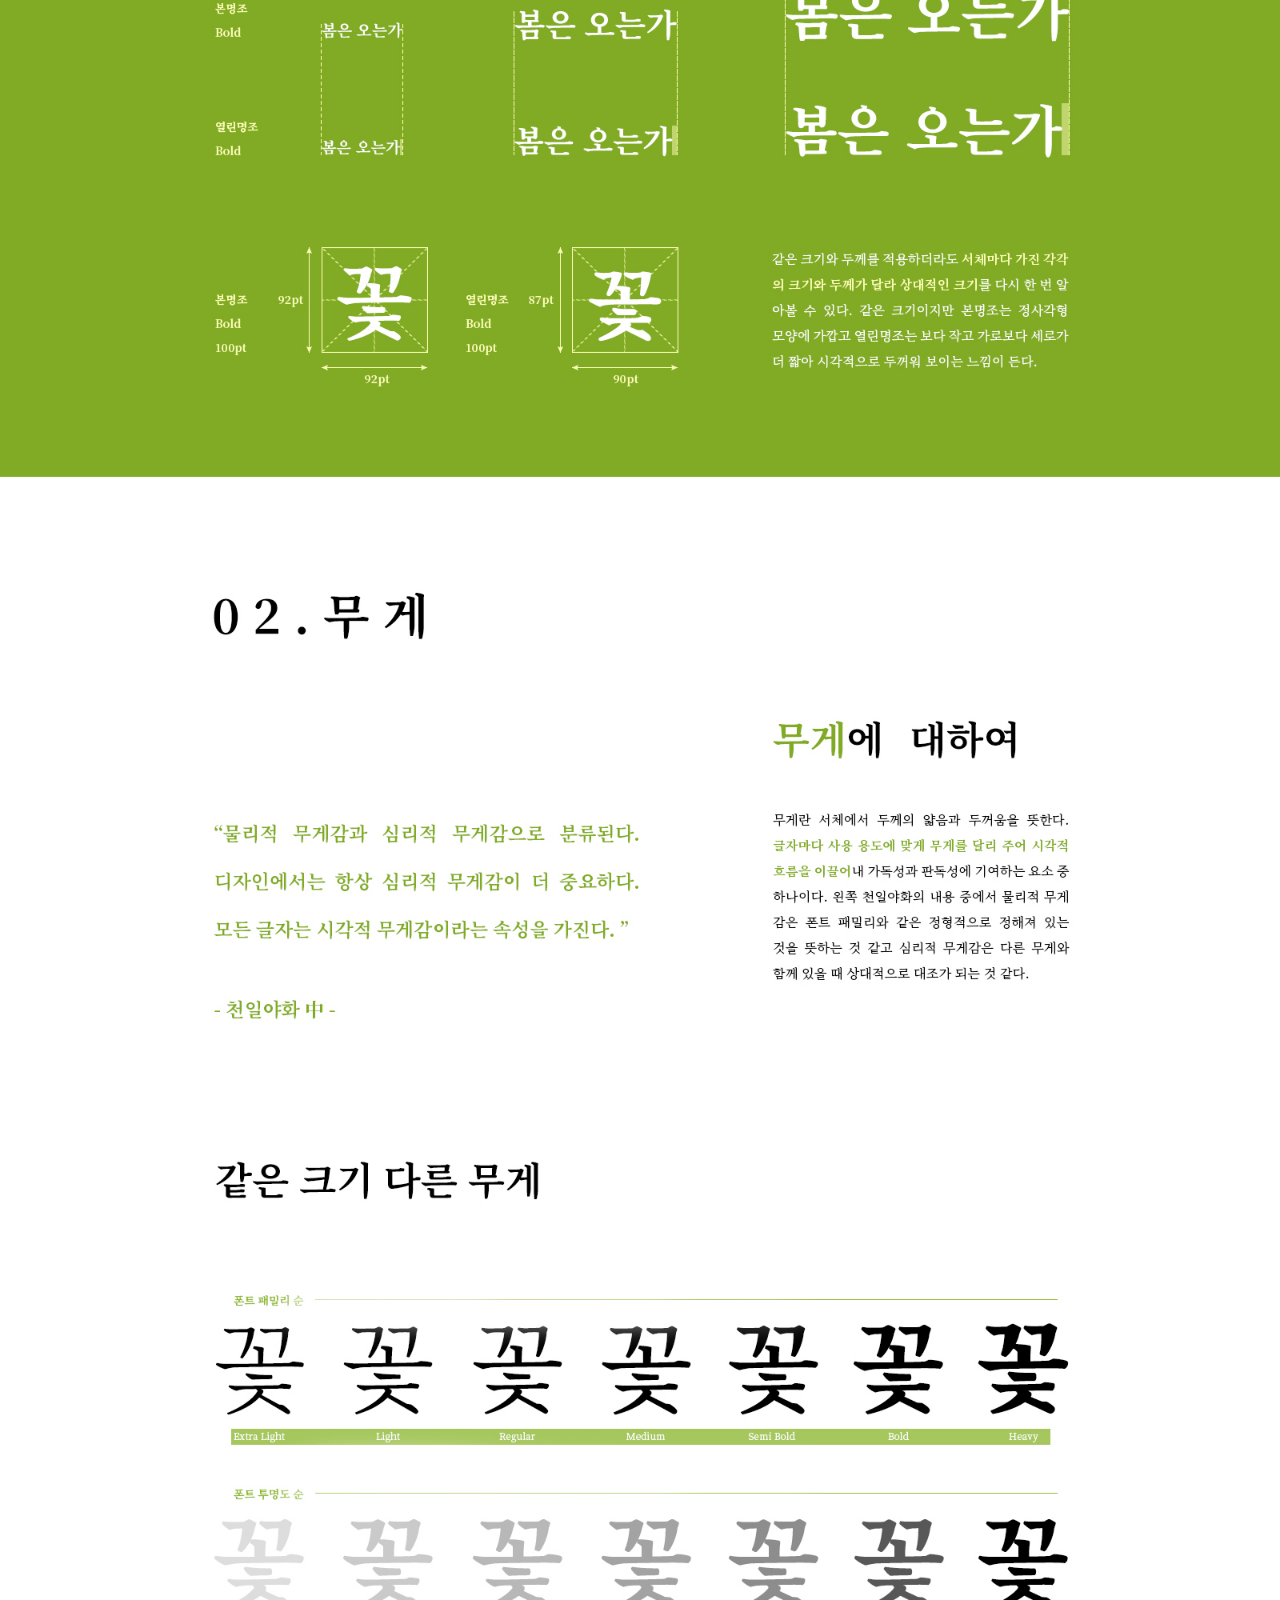
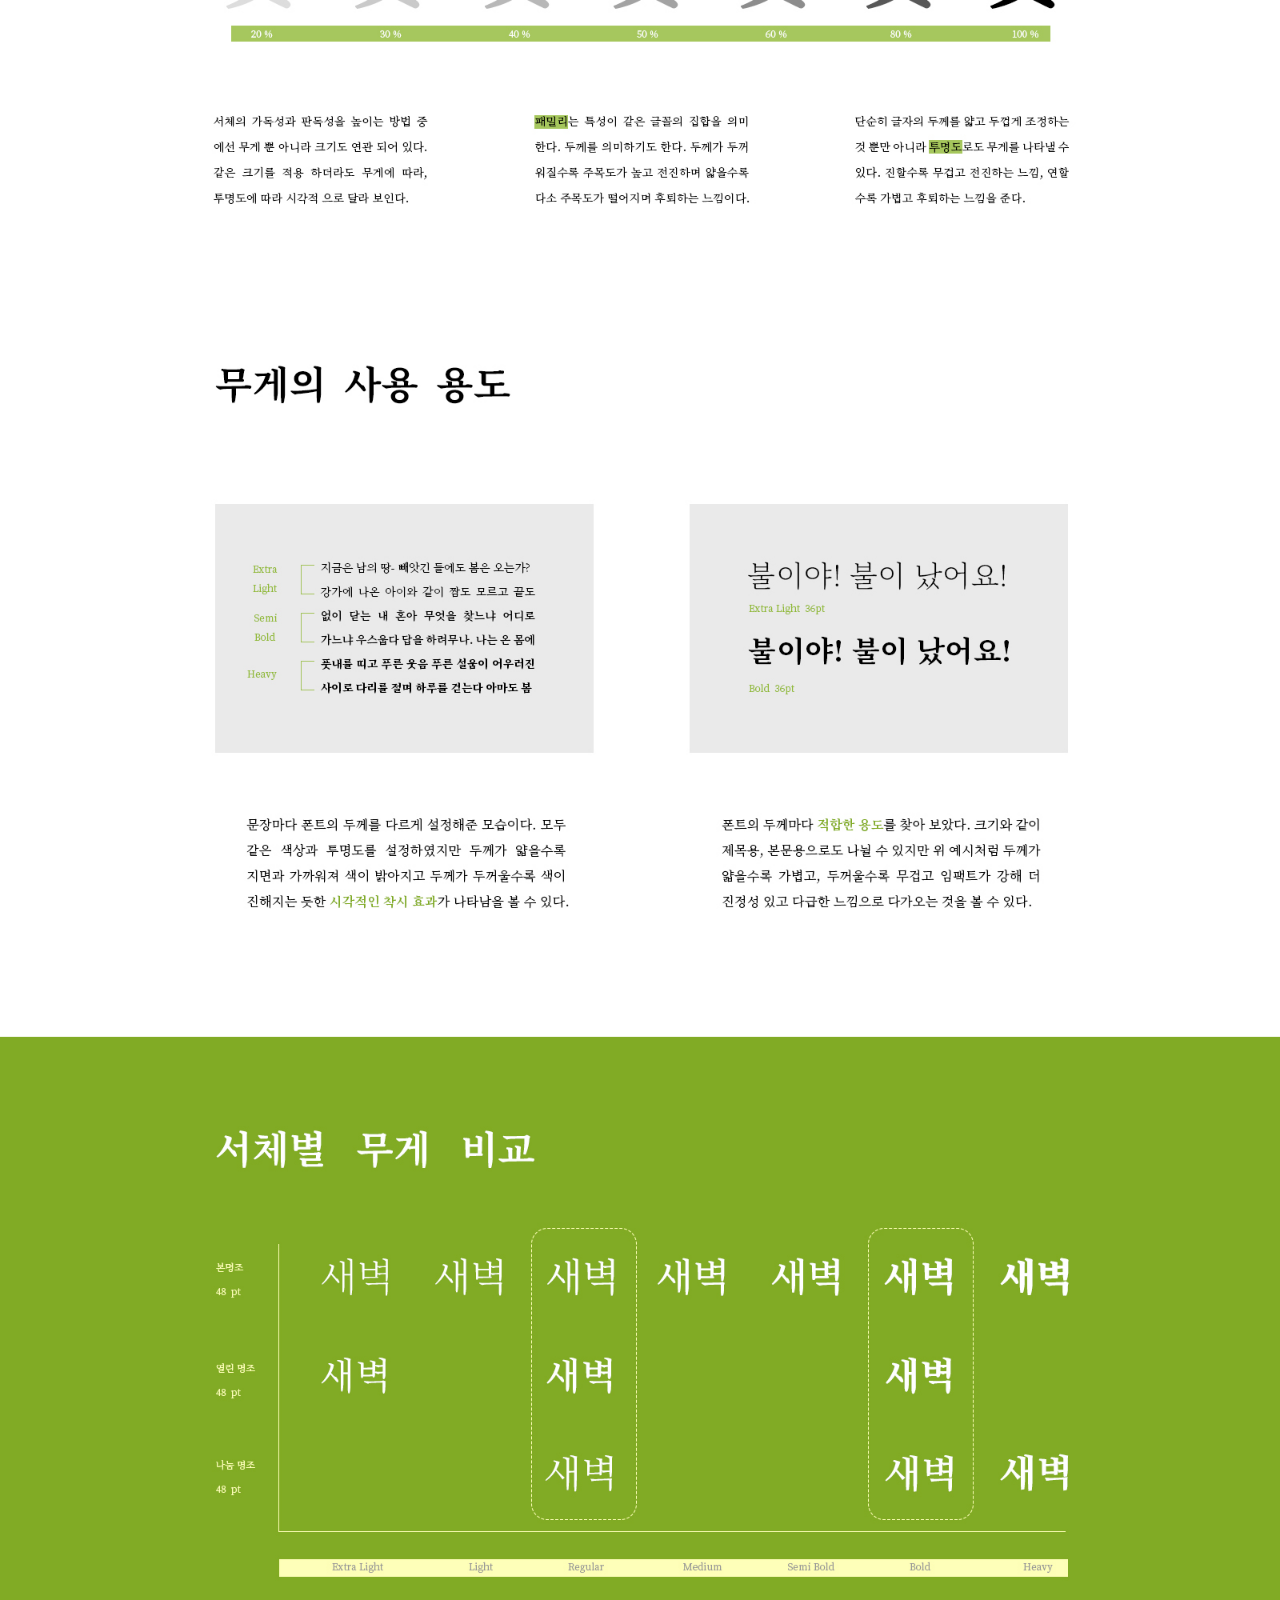
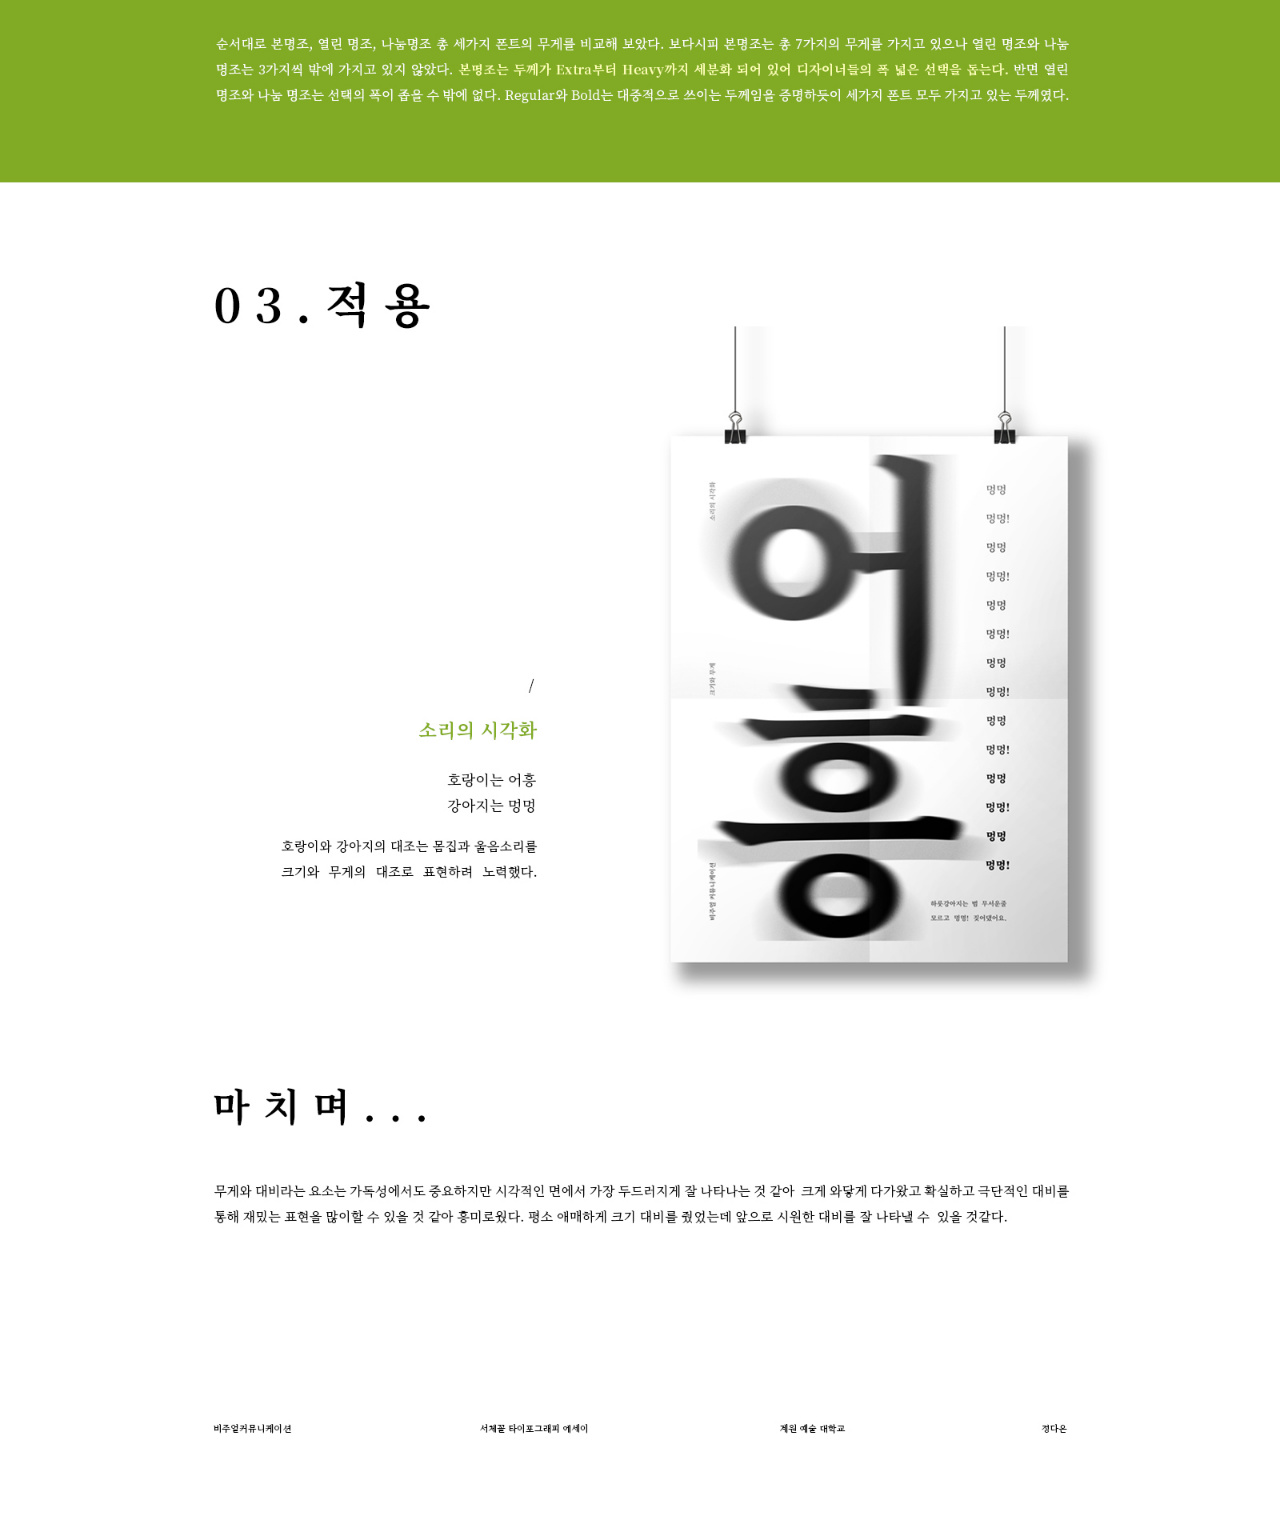
<file: boon3.html>
<!DOCTYPE html>
<html lang="en" dir="ltr">
  <head>
    <meta charset="utf-8">
    <title></title>
    <link rel="stylesheet" href="style.css">
  </head>
  <body>

    <div class="container">
        <ul class="navi">
          <li><a href="index.html" data-link-alt="매인"><span>메인</span></a></li>
          <li><a href="boon.html" data-link-alt="본명조 이야기"><span>본명조 이야기</span></a></li>
          <li><a href="boon2.html" data-link-alt="본명조 사이사이"><span>본명조 사이사이</span></a></li>
          <li><a href="boon3.html" data-link-alt="본명조 크기무게"><span>본명조 크기무게</span></a></li>
          <li><a href="boon4.html" data-link-alt="바스커빌 이야기"><span>바스커빌 이야기</span></a></li>
          <li><a href="boon5.html" data-link-alt="바스커빌 사이사이"><span>바스커빌 사이사이</span></a></li>
          <li><a href="boon6.html" data-link-alt="바스커빌 크기무게"><span>바스커빌 크기무게</span></a></li>
        </ul>
    </div>

    <img src="과제6_21861110_정다은_한3크무.jpg" width="100%" alt="" />

    <button onclick="topFunction()" id="myBtn" title="Go to top">Top</button>
    <script>
    window.onscroll = function() {scrollFunction()};

    function scrollFunction() {
        if (document.body.scrollTop > 20 || document.documentElement.scrollTop > 20) {
            document.getElementById("myBtn").style.display = "block";
        } else {
            document.getElementById("myBtn").style.display = "none";
        }
    }

    function topFunction() {
        document.body.scrollTop = 0;
        document.documentElement.scrollTop = 0;
    }
    </script>
  </body>
</html>
</file>
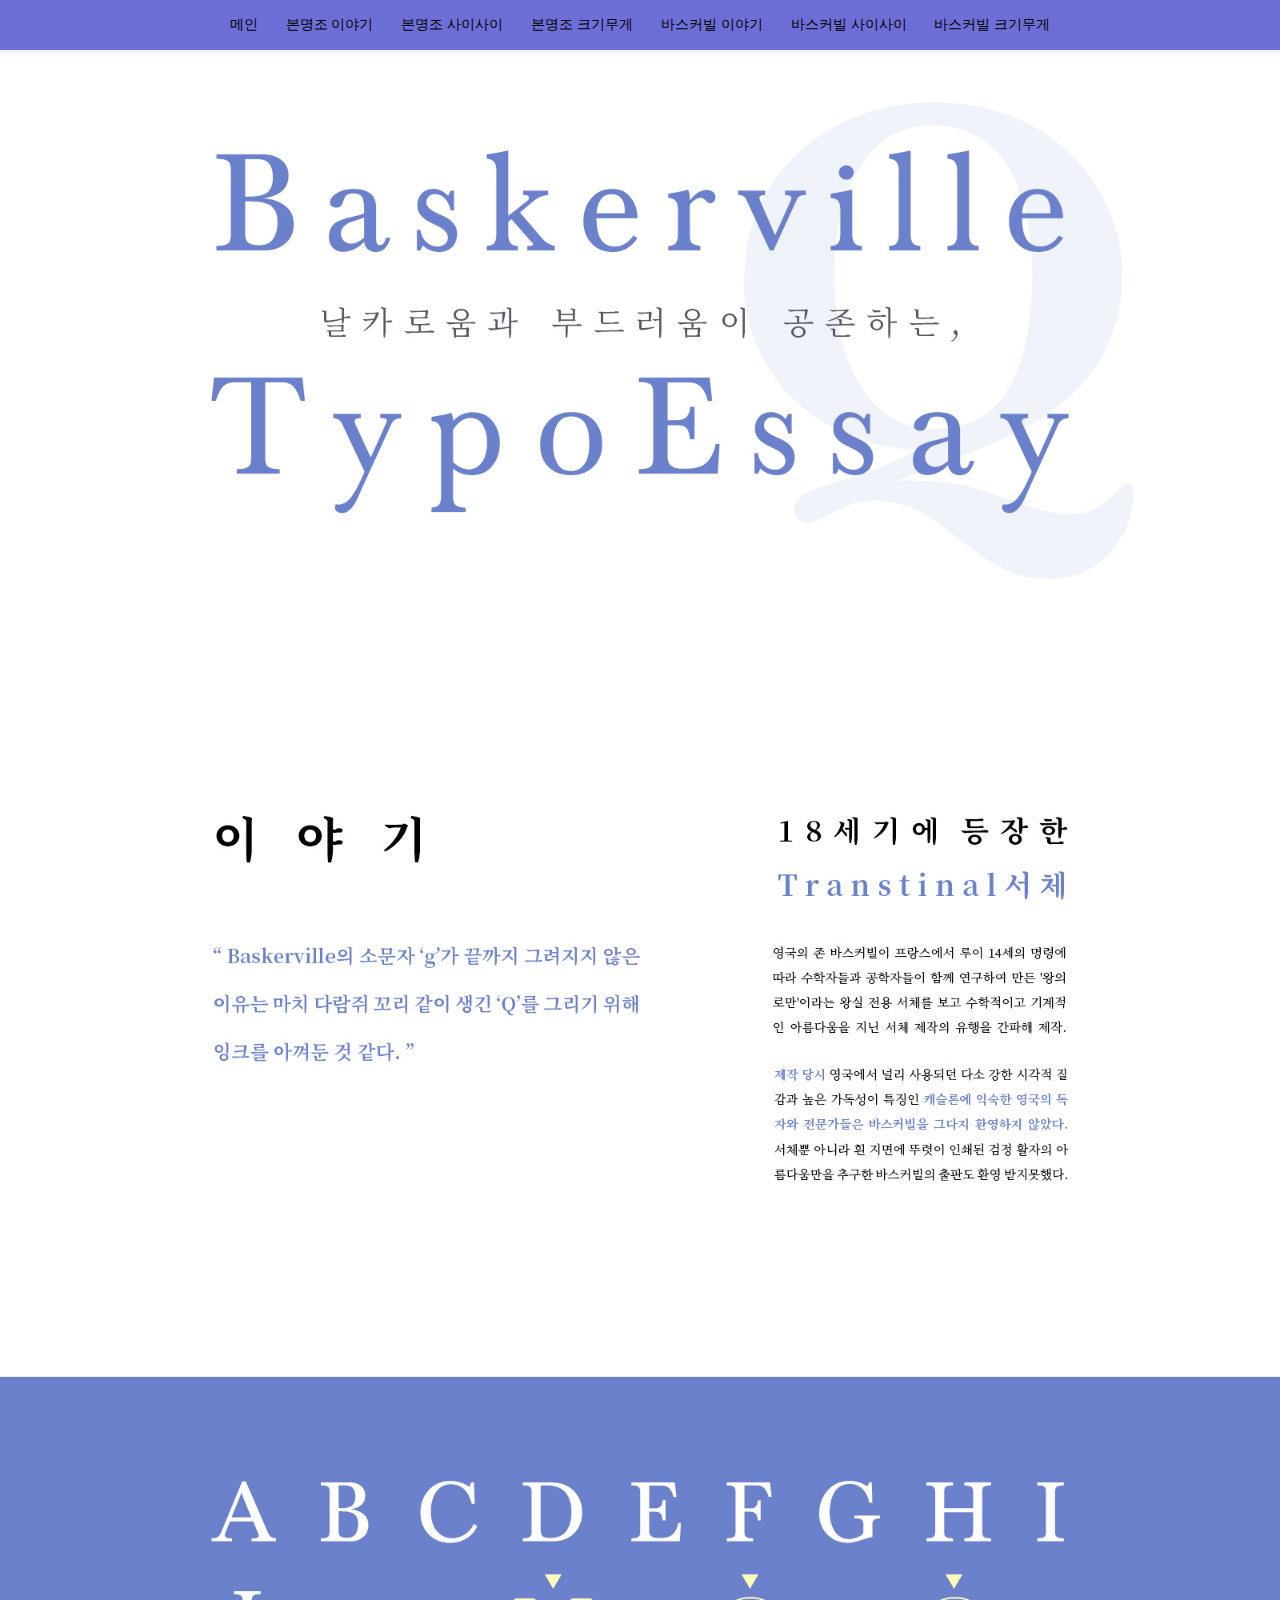
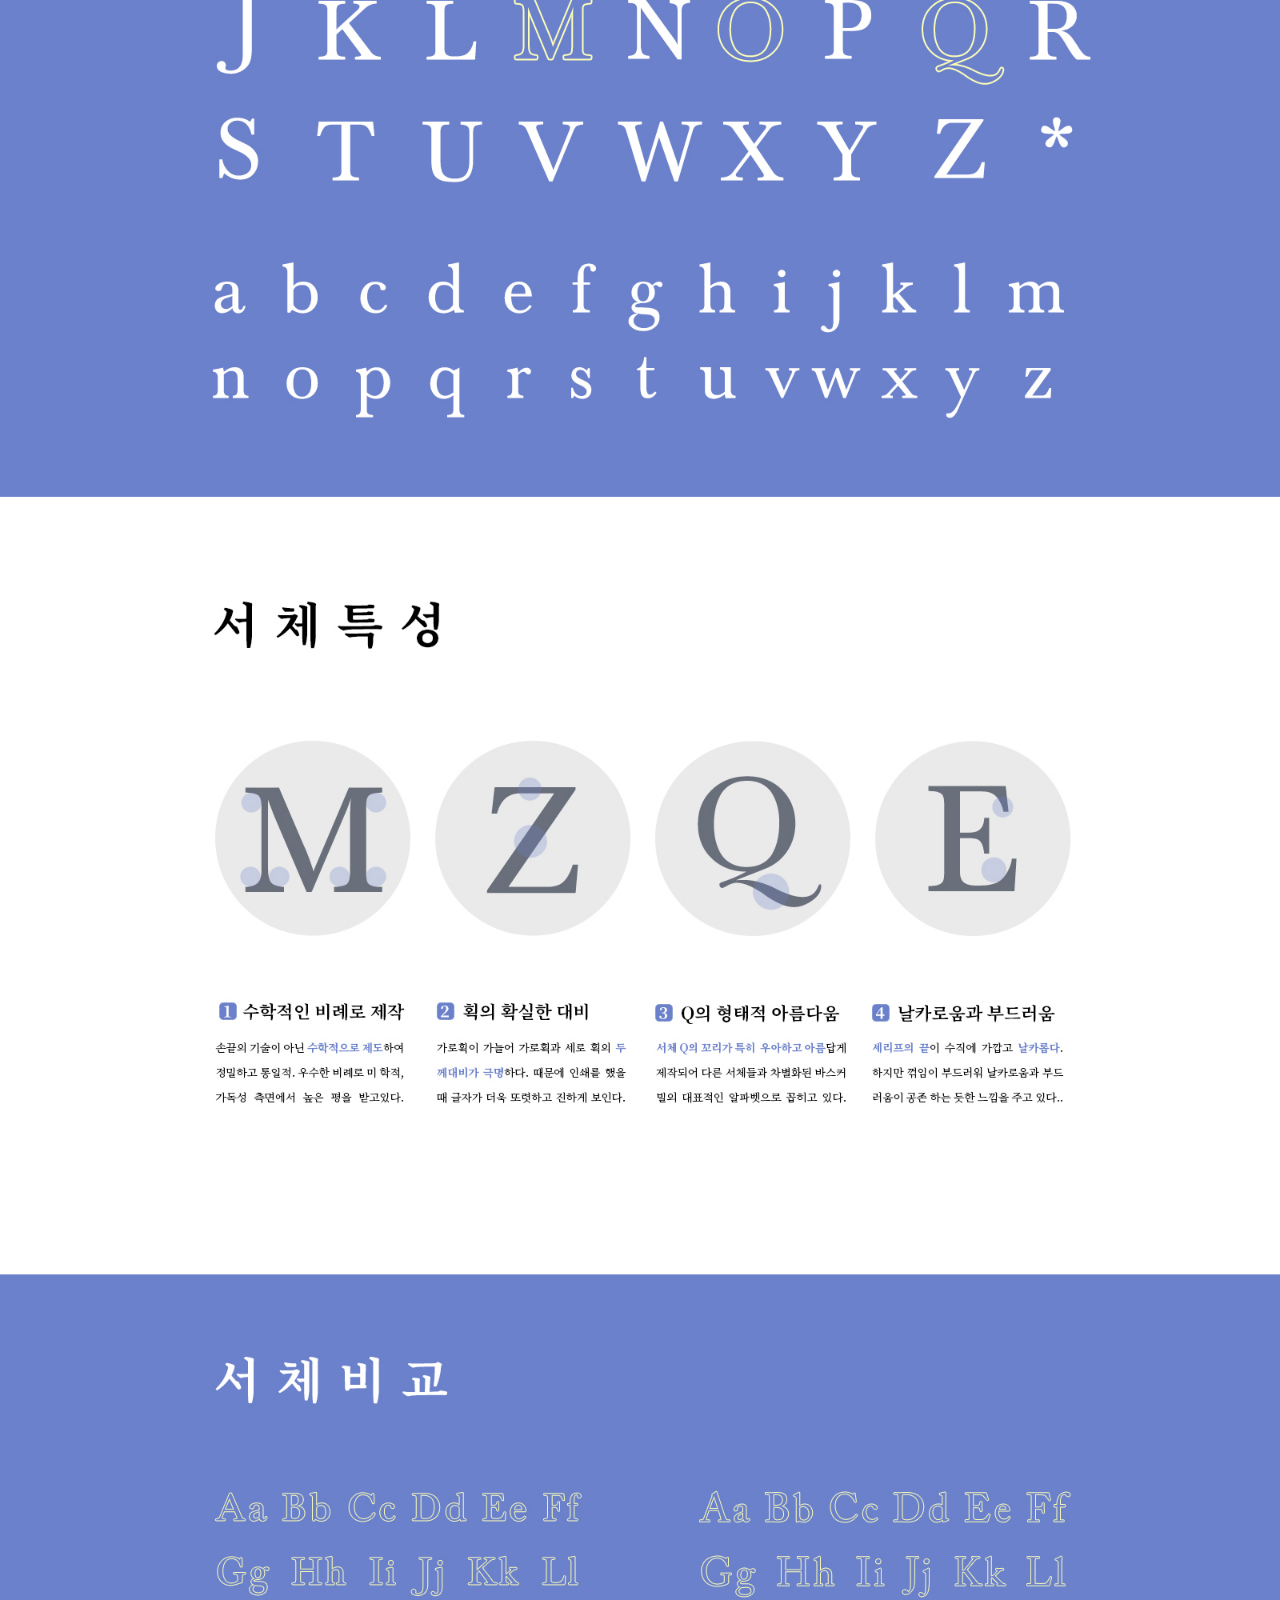
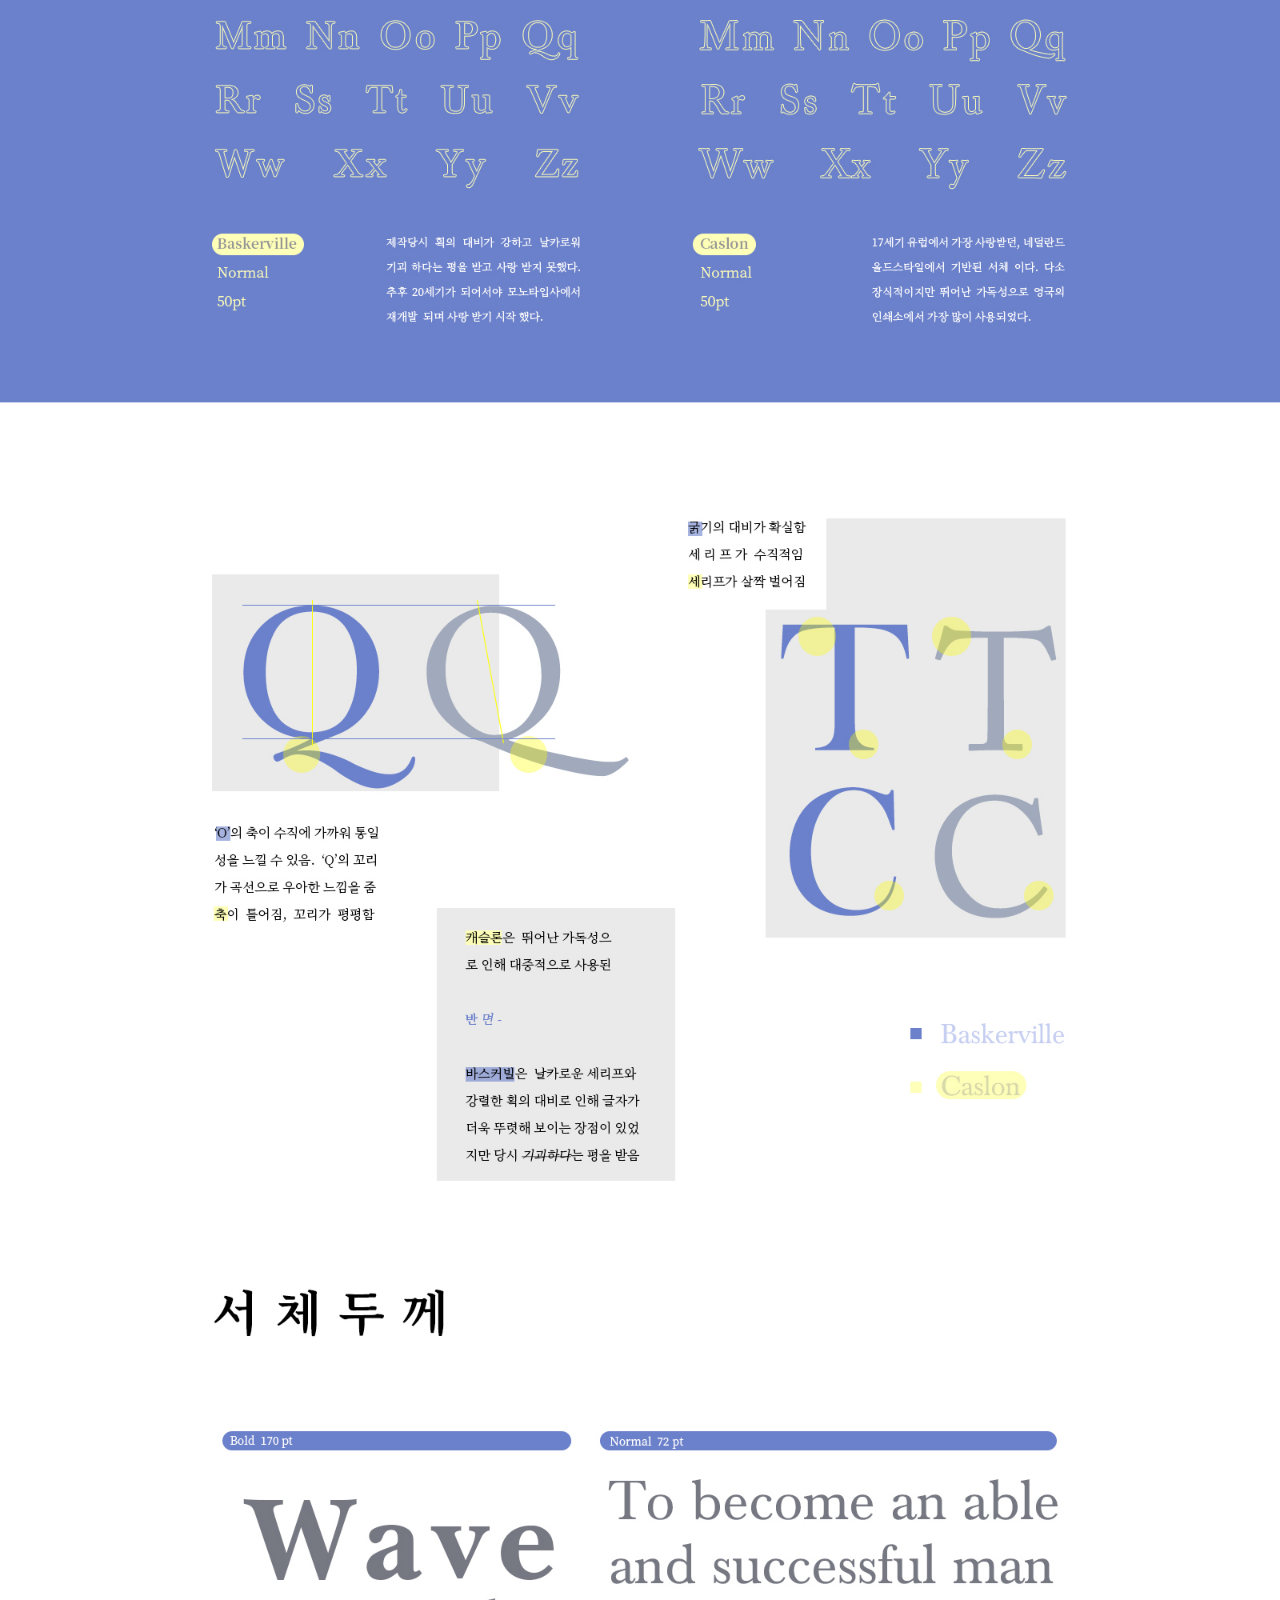
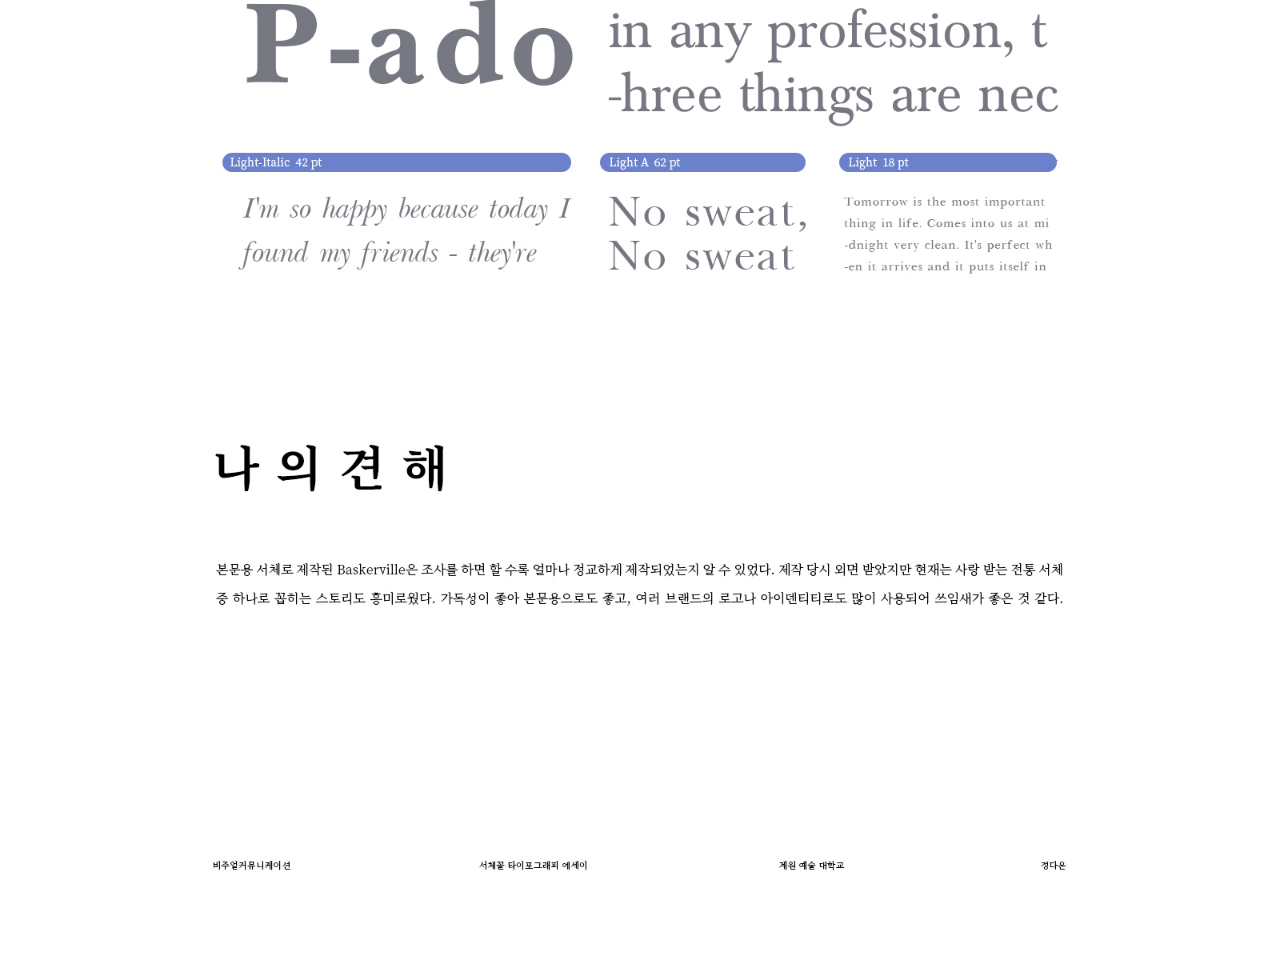
<file: boon4.html>
<!DOCTYPE html>
<html lang="en" dir="ltr">
  <head>
    <meta charset="utf-8">
    <title></title>
    <link rel="stylesheet" href="style2.css">
  </head>
  <body>

    <div class="container">
        <ul class="navi">
          <li><a href="index.html" data-link-alt="매인"><span>메인</span></a></li>
          <li><a href="boon.html" data-link-alt="본명조 이야기"><span>본명조 이야기</span></a></li>
          <li><a href="boon2.html" data-link-alt="본명조 사이사이"><span>본명조 사이사이</span></a></li>
          <li><a href="boon3.html" data-link-alt="본명조 크기무게"><span>본명조 크기무게</span></a></li>
          <li><a href="boon4.html" data-link-alt="바스커빌 이야기"><span>바스커빌 이야기</span></a></li>
          <li><a href="boon5.html" data-link-alt="바스커빌 사이사이"><span>바스커빌 사이사이</span></a></li>
          <li><a href="boon6.html" data-link-alt="바스커빌 크기무게"><span>바스커빌 크기무게</span></a></li>
        </ul>
    </div>

    <img src="과제6_21861110_정다은_영1꼴.jpg" width="100%" alt="" />

    <button onclick="topFunction()" id="myBtn" title="Go to top">Top</button>
    <script>
    window.onscroll = function() {scrollFunction()};

    function scrollFunction() {
        if (document.body.scrollTop > 20 || document.documentElement.scrollTop > 20) {
            document.getElementById("myBtn").style.display = "block";
        } else {
            document.getElementById("myBtn").style.display = "none";
        }
    }

    function topFunction() {
        document.body.scrollTop = 0;
        document.documentElement.scrollTop = 0;
    }
    </script>
  </body>
</html>
</file>
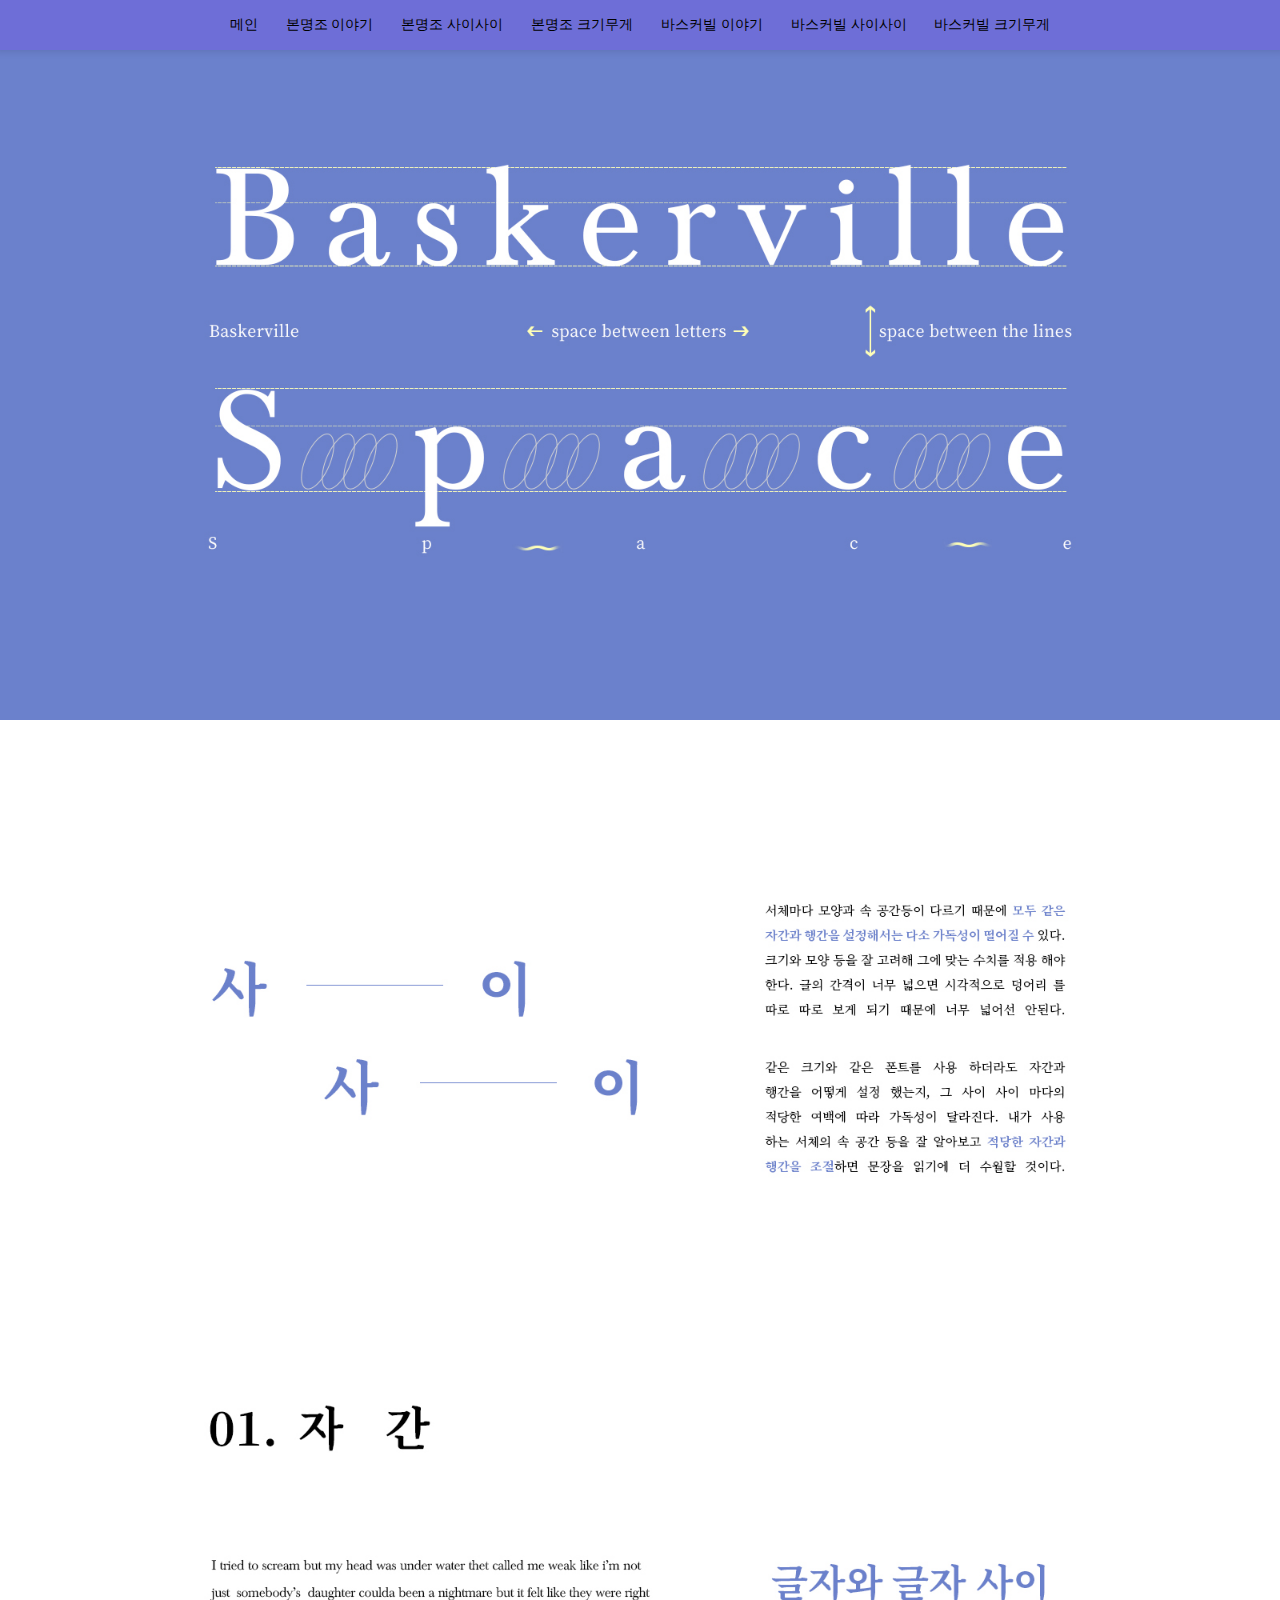
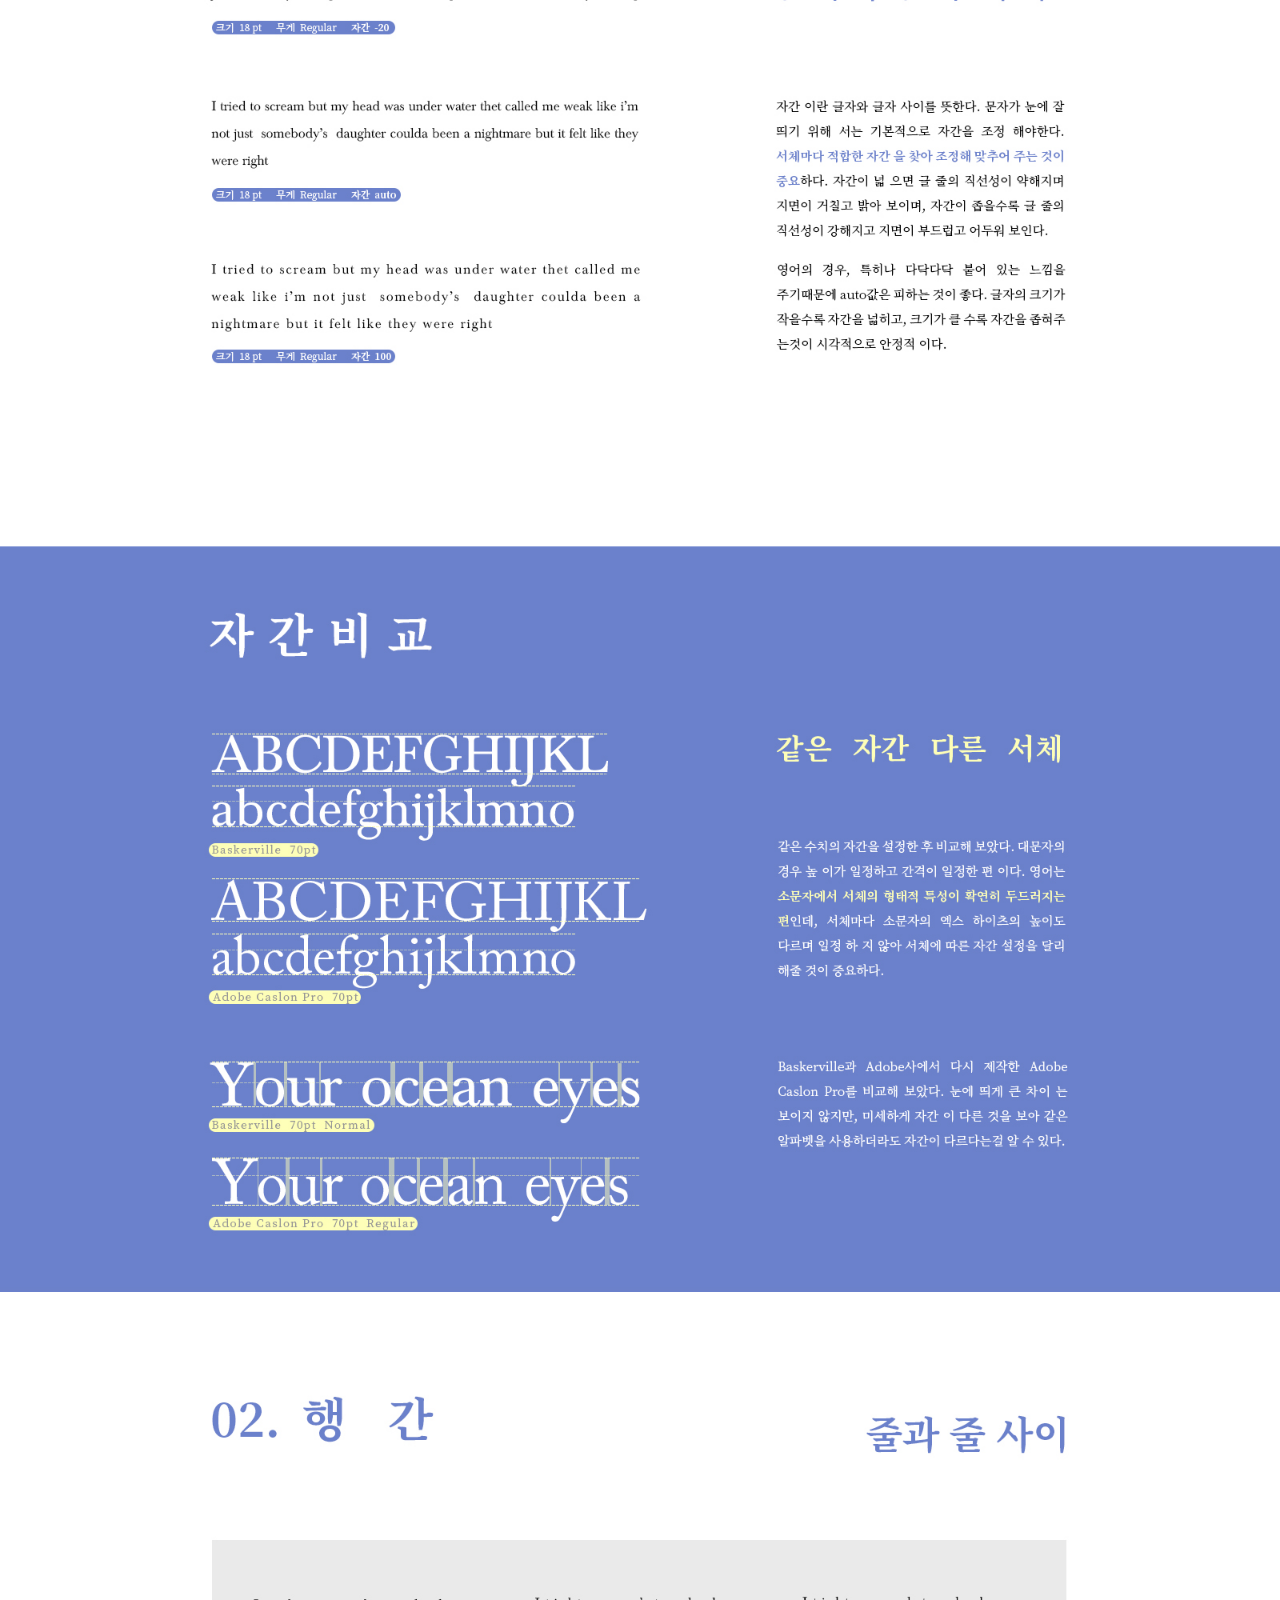
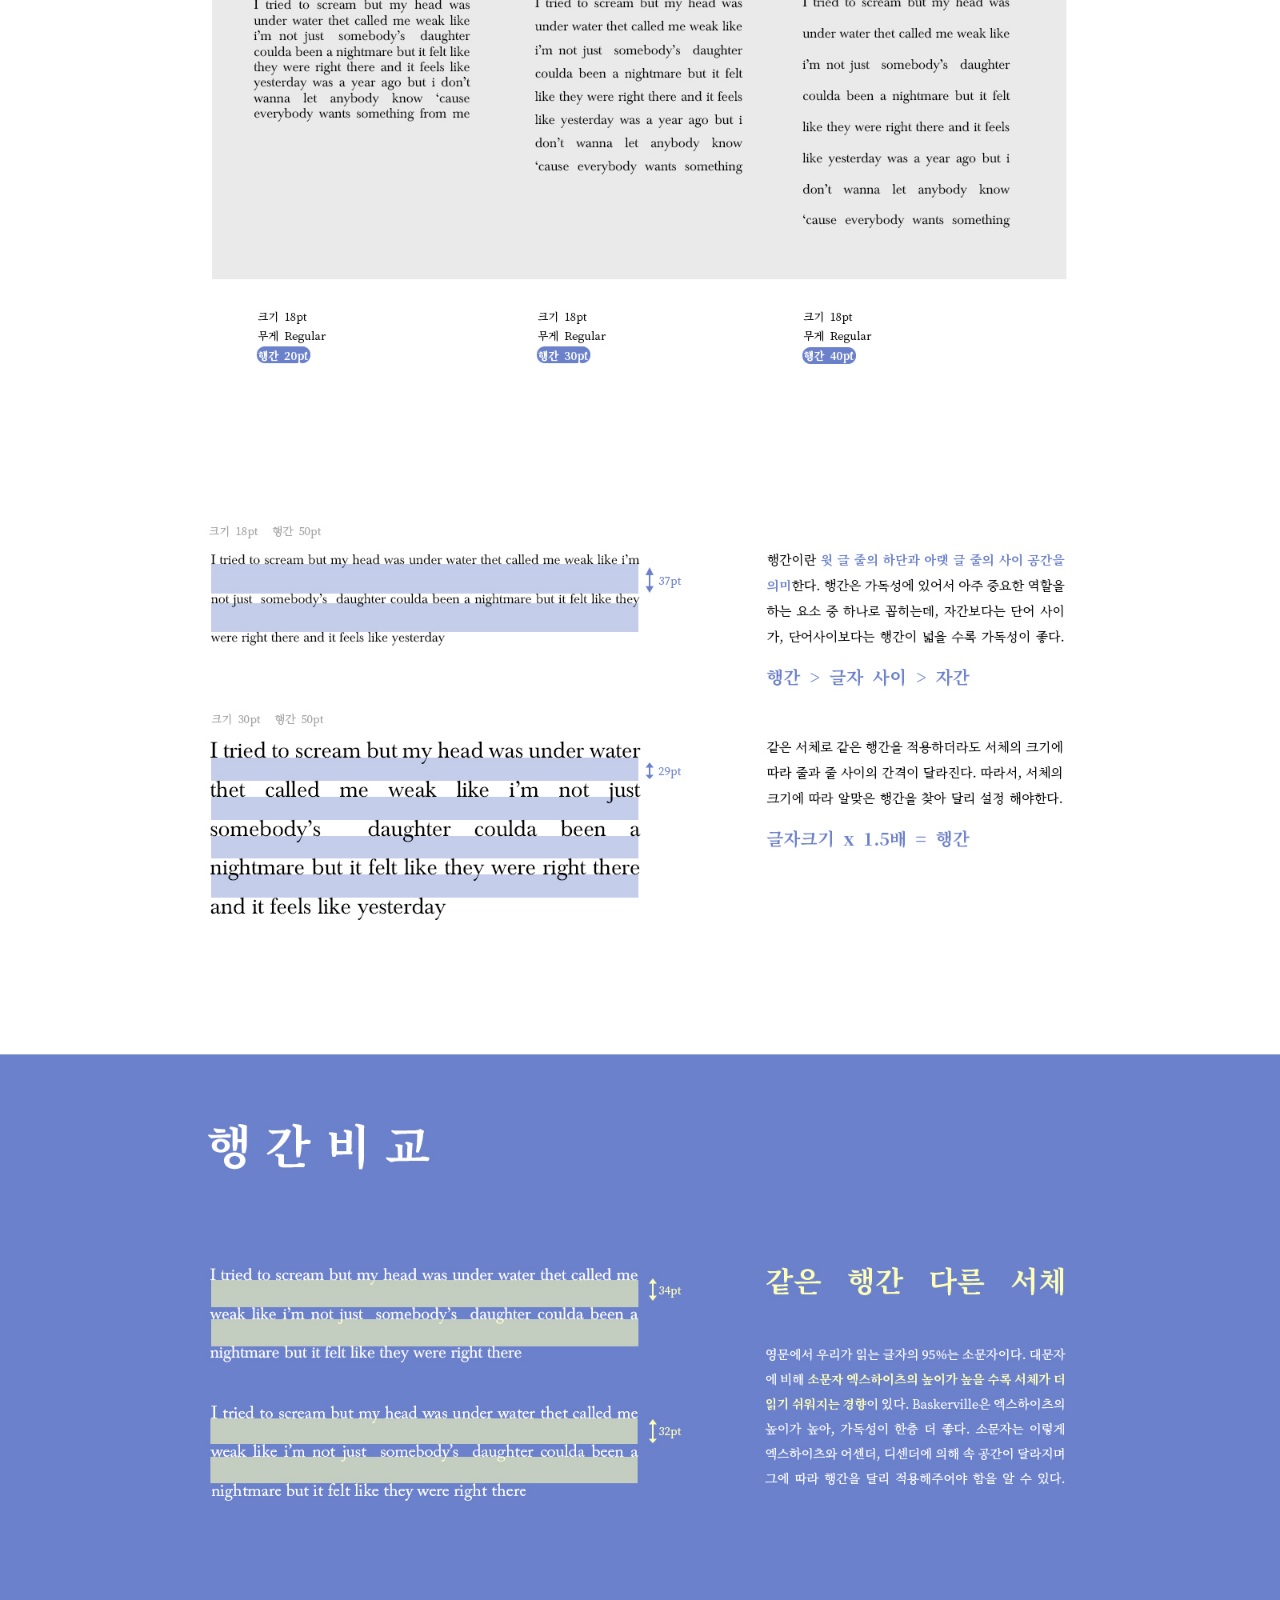
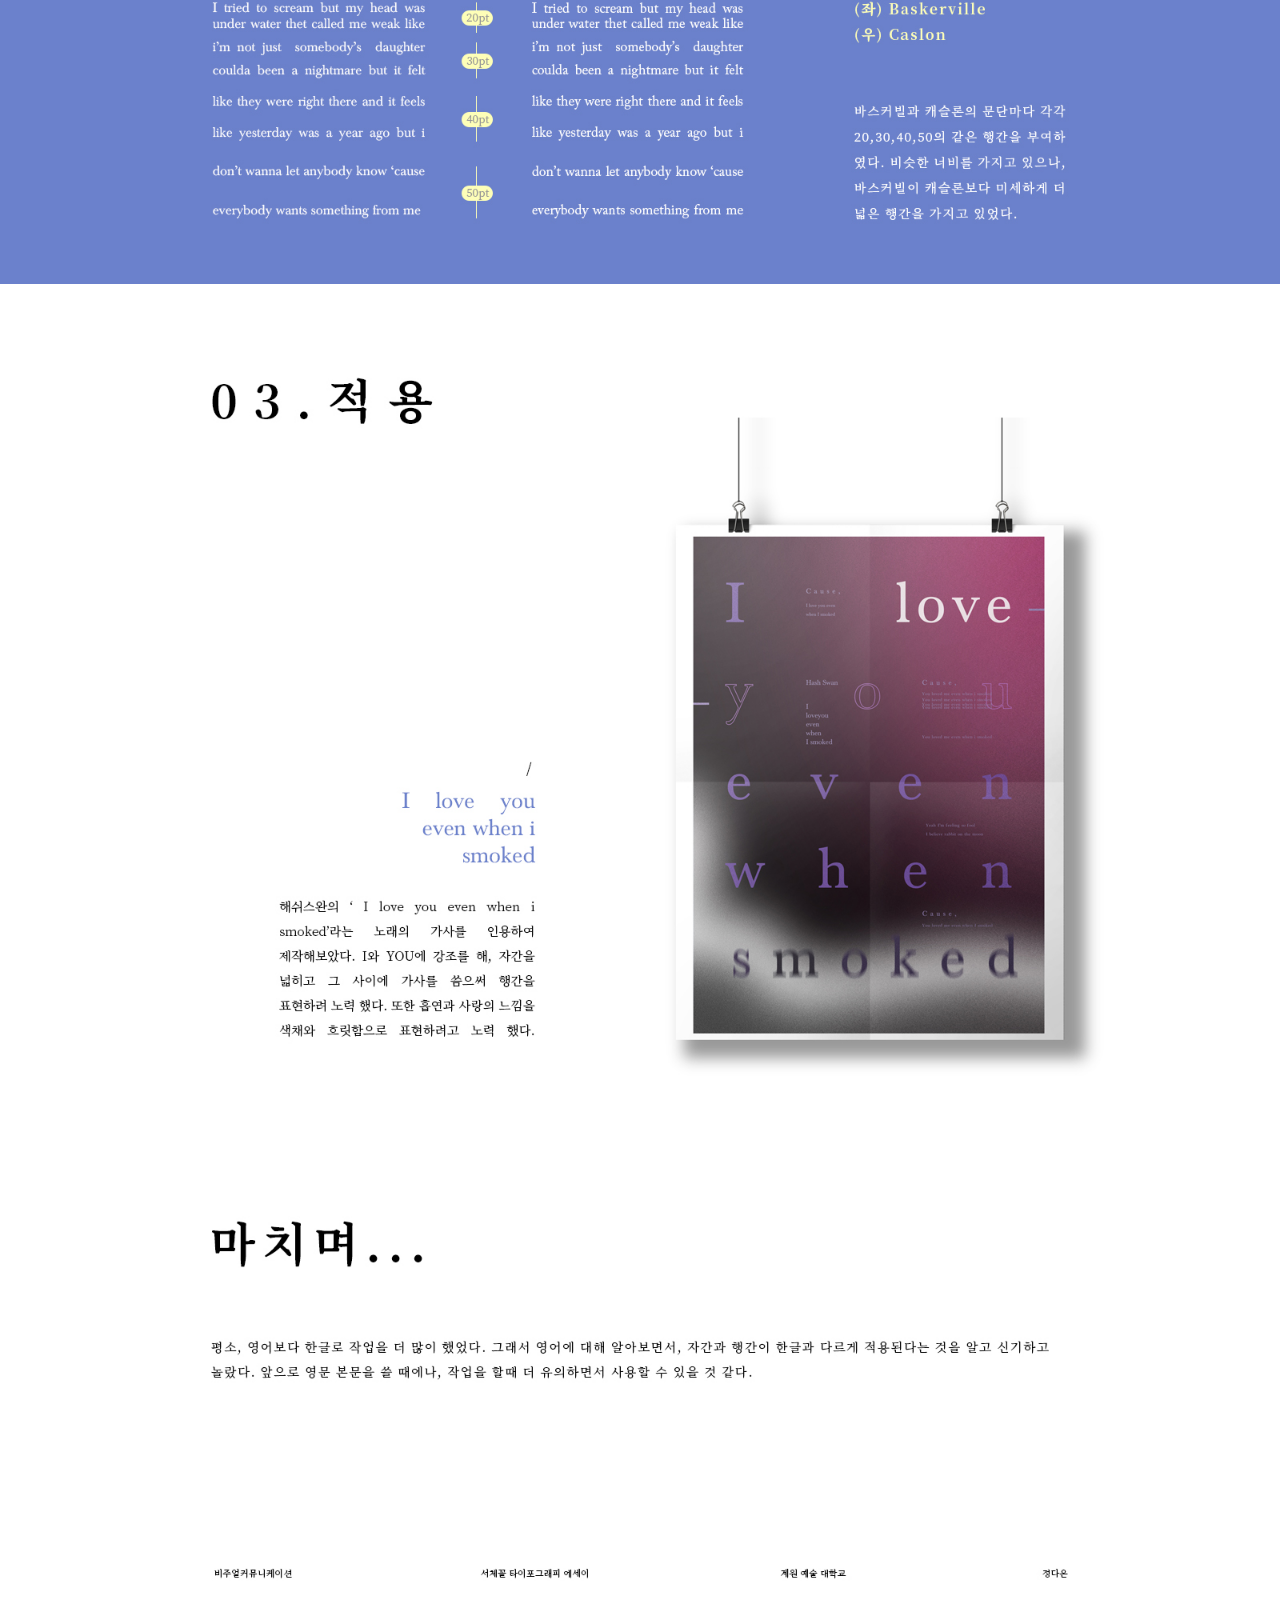
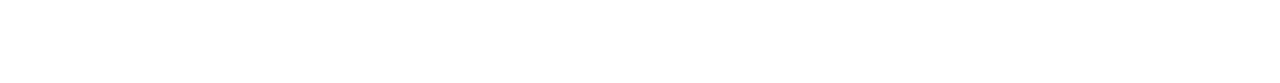
<file: boon5.html>
<!DOCTYPE html>
<html lang="en" dir="ltr">
  <head>
    <meta charset="utf-8">
    <title></title>
    <link rel="stylesheet" href="style2.css">
  </head>
  <body>

    <div class="container">
        <ul class="navi">
          <li><a href="index.html" data-link-alt="매인"><span>메인</span></a></li>
          <li><a href="boon.html" data-link-alt="본명조 이야기"><span>본명조 이야기</span></a></li>
          <li><a href="boon2.html" data-link-alt="본명조 사이사이"><span>본명조 사이사이</span></a></li>
          <li><a href="boon3.html" data-link-alt="본명조 크기무게"><span>본명조 크기무게</span></a></li>
          <li><a href="boon4.html" data-link-alt="바스커빌 이야기"><span>바스커빌 이야기</span></a></li>
          <li><a href="boon5.html" data-link-alt="바스커빌 사이사이"><span>바스커빌 사이사이</span></a></li>
          <li><a href="boon6.html" data-link-alt="바스커빌 크기무게"><span>바스커빌 크기무게</span></a></li>
        </ul>
    </div>

    <img src="과제6_21861110_정다은_영2사이.jpg" width="100%" alt="" />

    <button onclick="topFunction()" id="myBtn" title="Go to top">Top</button>
    <script>
    window.onscroll = function() {scrollFunction()};

    function scrollFunction() {
        if (document.body.scrollTop > 20 || document.documentElement.scrollTop > 20) {
            document.getElementById("myBtn").style.display = "block";
        } else {
            document.getElementById("myBtn").style.display = "none";
        }
    }

    function topFunction() {
        document.body.scrollTop = 0;
        document.documentElement.scrollTop = 0;
    }
    </script>
  </body>
</html>
</file>
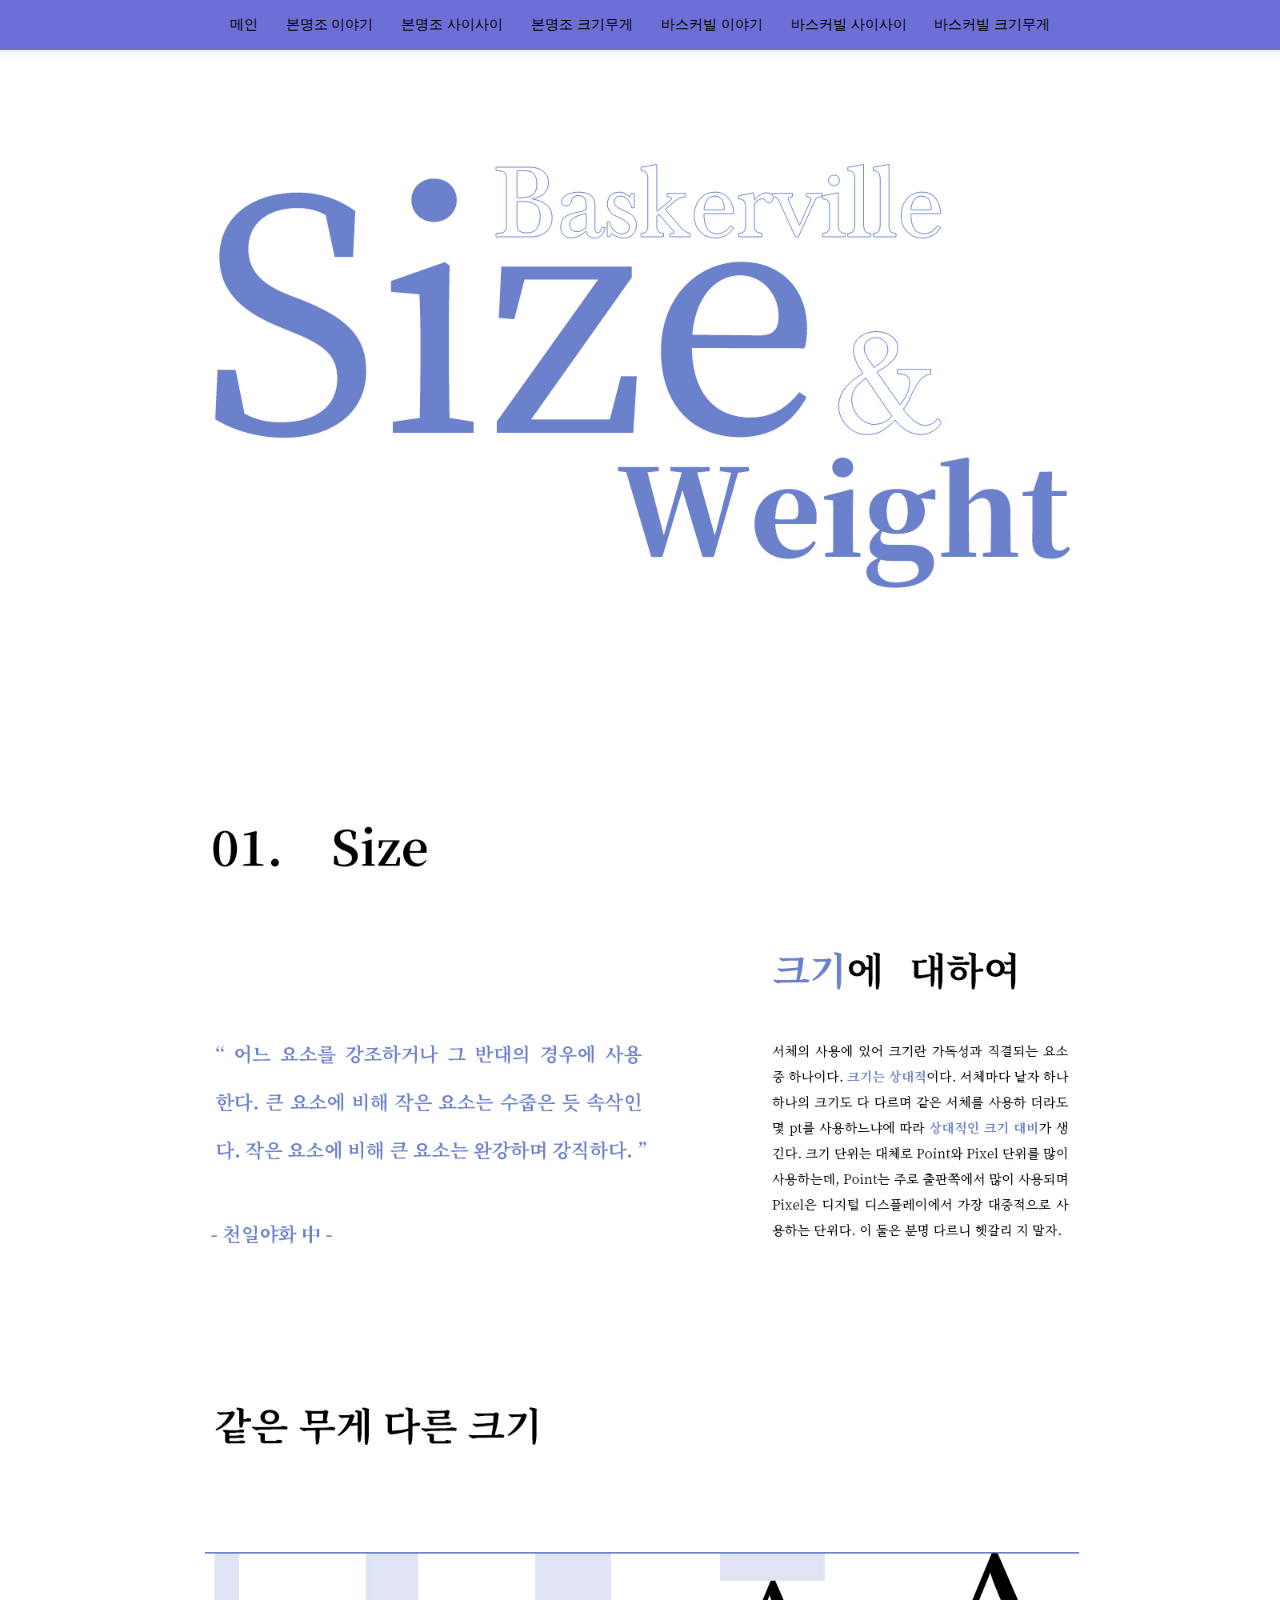
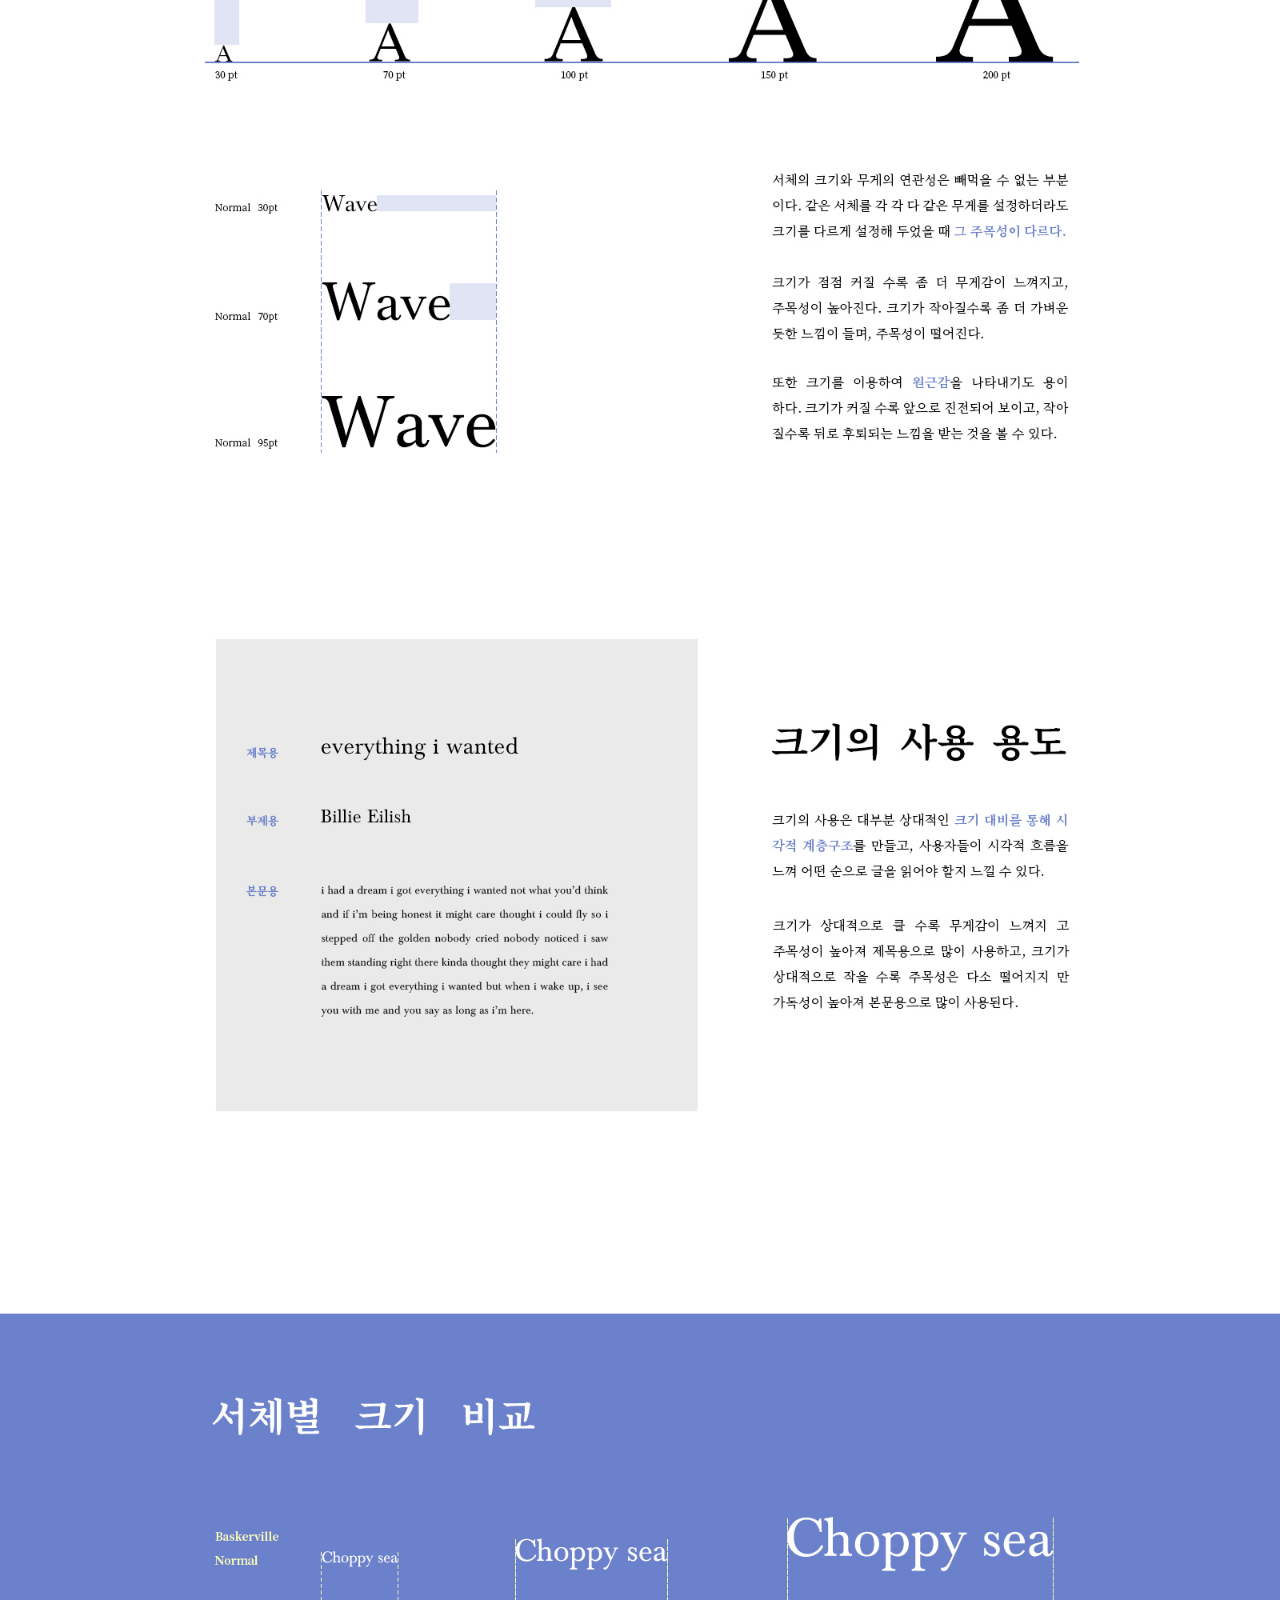
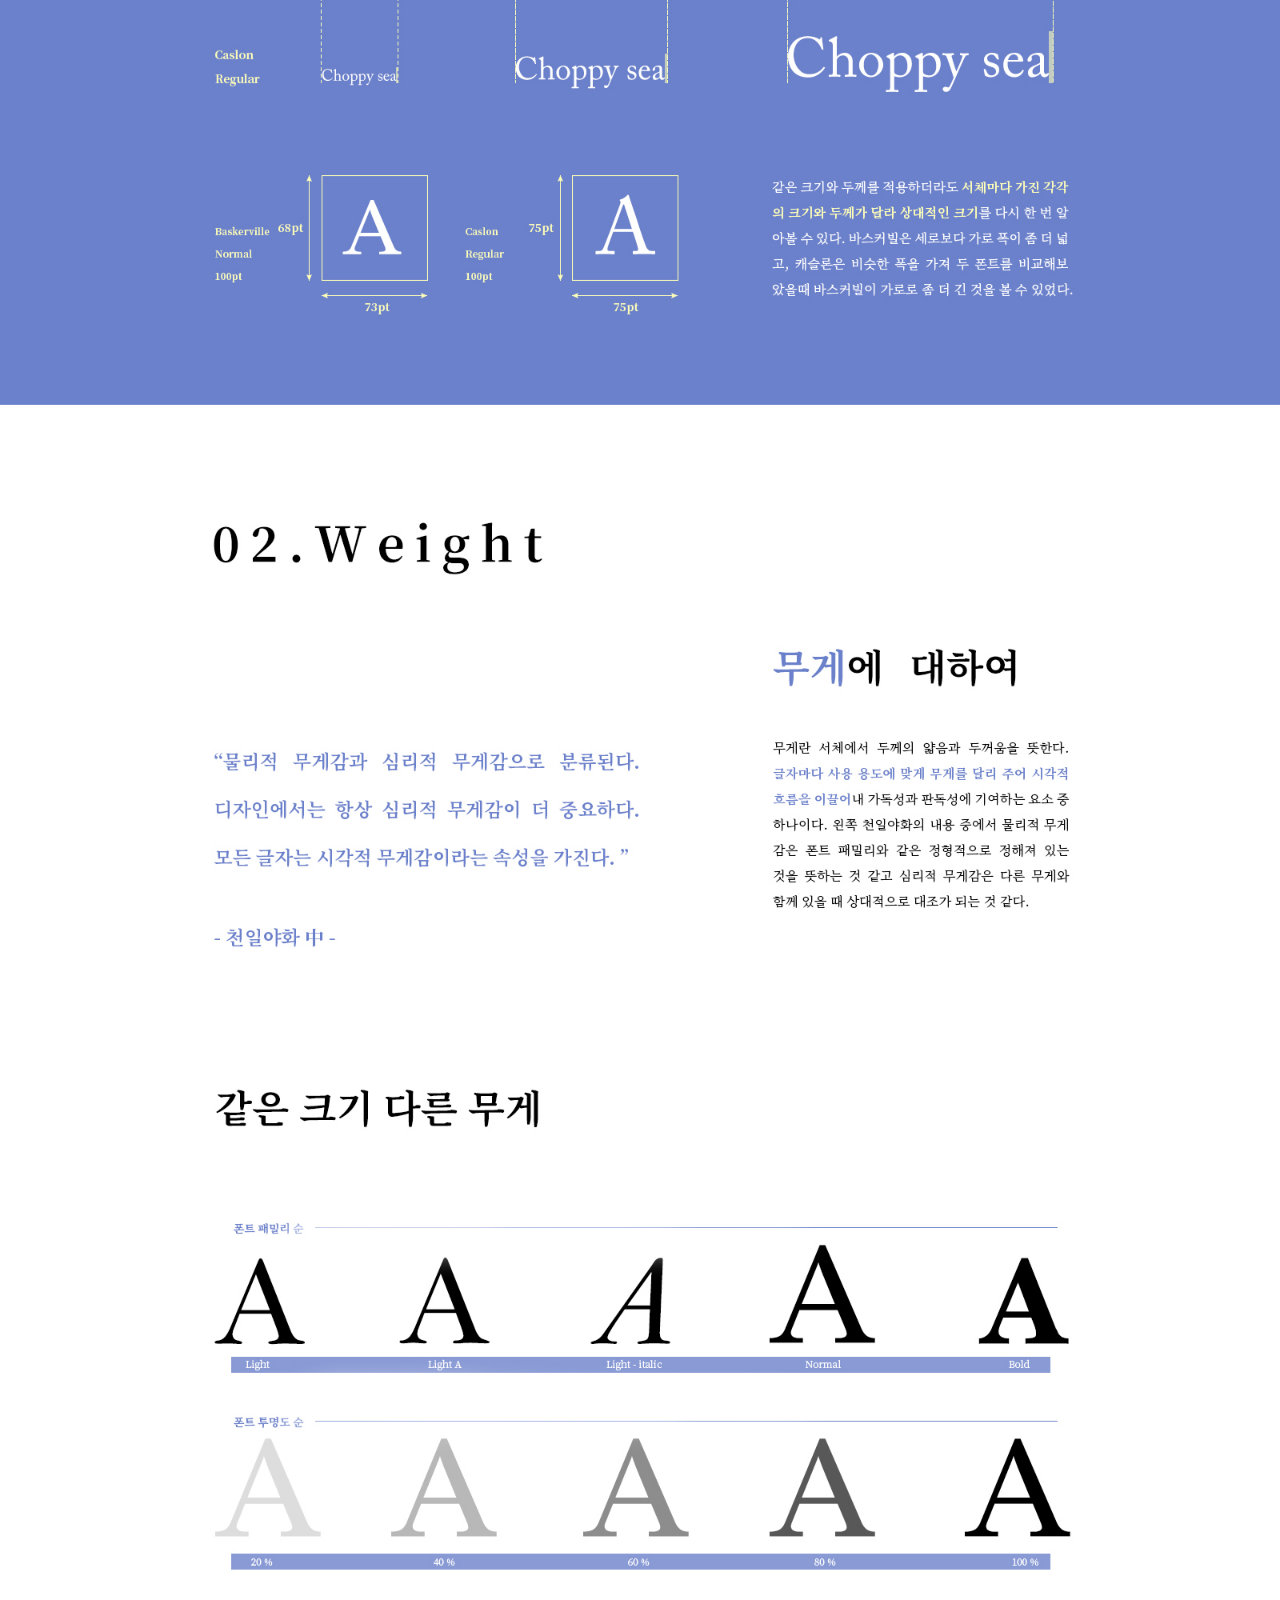
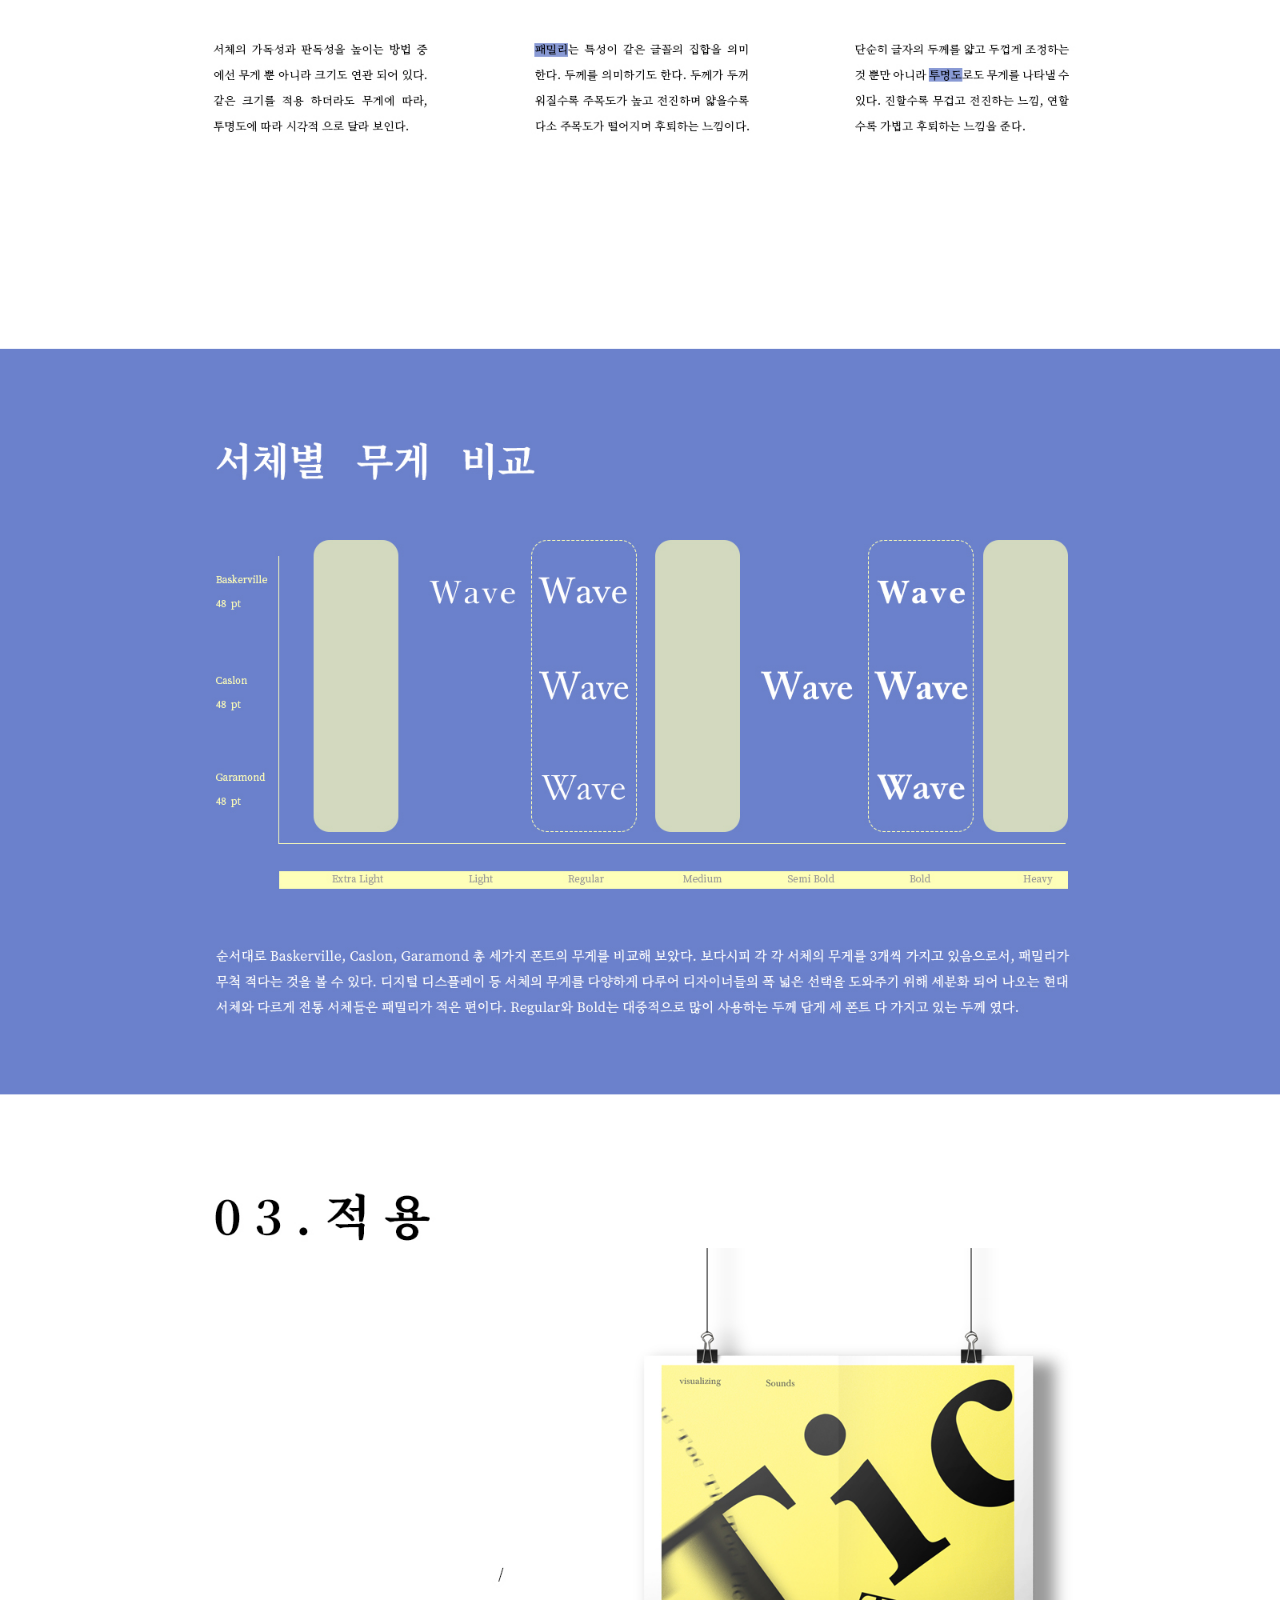
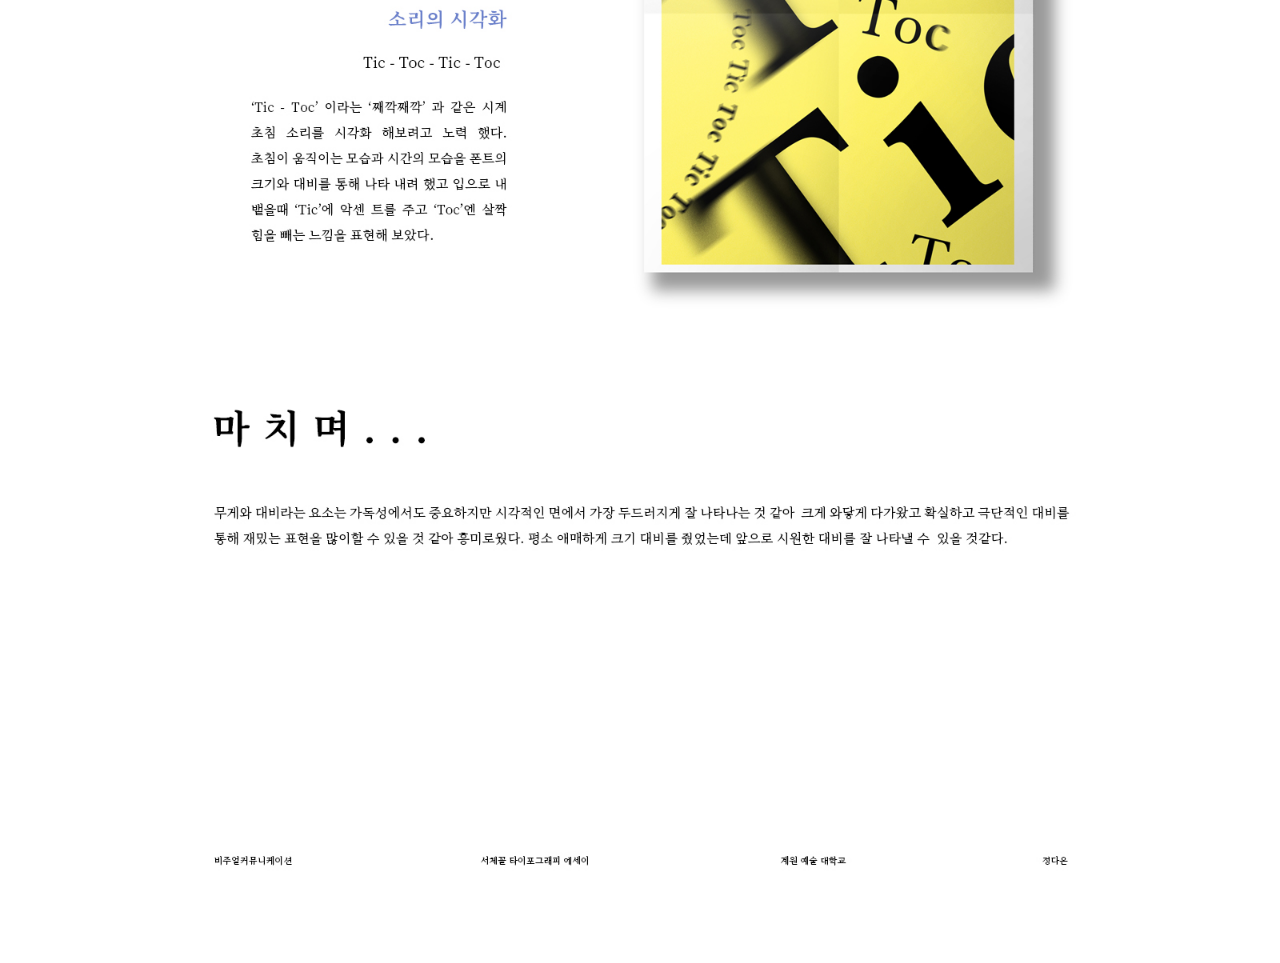
<file: boon6.html>
<!DOCTYPE html>
<html lang="en" dir="ltr">
  <head>
    <meta charset="utf-8">
    <title></title>
    <link rel="stylesheet" href="style2.css">
  </head>
  <body>

    <div class="container">
        <ul class="navi">
          <li><a href="index.html" data-link-alt="매인"><span>메인</span></a></li>
          <li><a href="boon.html" data-link-alt="본명조 이야기"><span>본명조 이야기</span></a></li>
          <li><a href="boon2.html" data-link-alt="본명조 사이사이"><span>본명조 사이사이</span></a></li>
          <li><a href="boon3.html" data-link-alt="본명조 크기무게"><span>본명조 크기무게</span></a></li>
          <li><a href="boon4.html" data-link-alt="바스커빌 이야기"><span>바스커빌 이야기</span></a></li>
          <li><a href="boon5.html" data-link-alt="바스커빌 사이사이"><span>바스커빌 사이사이</span></a></li>
          <li><a href="boon6.html" data-link-alt="바스커빌 크기무게"><span>바스커빌 크기무게</span></a></li>
        </ul>
    </div>

    <img src="과제6_21861110_정다은_영3크무.jpg" width="100%" alt="" />

    <button onclick="topFunction()" id="myBtn" title="Go to top">Top</button>
    <script>
    window.onscroll = function() {scrollFunction()};

    function scrollFunction() {
        if (document.body.scrollTop > 20 || document.documentElement.scrollTop > 20) {
            document.getElementById("myBtn").style.display = "block";
        } else {
            document.getElementById("myBtn").style.display = "none";
        }
    }

    function topFunction() {
        document.body.scrollTop = 0;
        document.documentElement.scrollTop = 0;
    }
    </script>
  </body>
</html>
</file>
<file: style3.css>
body {
  margin-top: 15%;
  margin-bottom: 15%;
  padding: 0px;
  font-family: 'Noto Sans KR', sans-serif;
  font-size: 14px;
  width: 100%;
  text-align: center;
  background: url(ba1.jpg) no-repeat 50% 50%;
  background-size: cover;
  display: table;}

  ul.navi {
    width: 100%;
    padding: 13px;
    background-color:#fff;
    border-radius: 10px;
    box-shadow: 0 0 10px rgba(0, 0, 0, 0.15);
    padding-top: 30px;
    margin: auto;
    position: absolute;
    top: 2%;
    left: 50%;
    transform: translate(-50%, -50%);
    text-align: center;
  }

  ul.navi li {
    list-style: none;
    display: inline-block;
    overflow: hidden;
  }

  ul.navi li a {
    color: #8C8C8C;
    text-decoration: none;
    margin: 0 12px;
    display: block;
    position: relative;
  }

  ul.navi li a:before {
    content: attr(data-link-alt);
    position: absolute;
    left: 0;
    opacity: 0;
    top: 100%;
    transition: 0.5s;
  }

  ul.navi li a span {
    color: #000;
    display: block;
    transition: 0.5s;

  }
  ul.navi li a:hover span {
    transform: translateY(-100%);
  }

  ul.navi li a:hover:before {
    opacity: 1;
    top: 0;
  }

#ibrahim {
  fill-opacity: 0;
  stroke: #fff;
  stroke-width: 1px;
  stroke-dashoffset: 0;
  stroke-dasharray: 1000;
}

#youtube {
  fill-opacity: 100;
  color: #fff;
}

#ibrahim {
  animation: ibrahim 6s ease-in-out;
}

@keyframes ibrahim {
  0% {
    stroke-dashoffset: 1000;
    stroke-width: 0.2;
  }

  100% {
    stroke-dashoffset: 0;
  }

}
</file>
<file: style.css>
body {
  margin: 0px;
  padding: 0px;
  font-family: 'Noto Sans KR', sans-serif;
  font-size: 14px;}

  ul.navi {
    width: 100%;
    padding: 13px;
    background-color:#9FC93C;
    border-radius: 10px;
    box-shadow: 0 0 10px rgba(0, 0, 0, 0.15);
    padding-top: 30px;
    margin: auto;
    position: absolute;
    top: 2%;
    left: 50%;
    transform: translate(-50%, -50%);
    text-align: center;
  }

  ul.navi li {
    list-style: none;
    display: inline-block;
    overflow: hidden;
  }

  ul.navi li a {
    color: #fff;
    text-decoration: none;
    margin: 0 12px;
    display: block;
    position: relative;
  }

  ul.navi li a:before {
    content: attr(data-link-alt);
    position: absolute;
    left: 0;
    opacity: 0;
    top: 100%;
    transition: 0.5s;
  }

  ul.navi li a span {
    color: #000;
    display: block;
    transition: 0.5s;

  }
  ul.navi li a:hover span {
    transform: translateY(-100%);
  }

  ul.navi li a:hover:before {
    opacity: 1;
    top: 0;
  }

  #myBtn {
    display: none;
    position: fixed;
    bottom: 20px;
    right: 30px;
    z-index: 99;
    font-size: 18px;
    border: none;
    outline: none;
    background-color: #9FC93C;
    color: #fff;
    cursor: pointer;
    padding: 15px;
    border-radius: 4px;
  }

  #myBtn:hover {
    background-color: #555;
  }
</file>
<file: style2.css>
body {
  margin: 0px;
  padding: 0px;
  font-family: 'Noto Sans KR', sans-serif;
  font-size: 14px;}

  ul.navi {
    width: 100%;
    padding: 13px;
    background-color:#6E6ED7;
    border-radius: 10px;
    box-shadow: 0 0 10px rgba(0, 0, 0, 0.15);
    padding-top: 30px;
    margin: auto;
    position: absolute;
    top: 2%;
    left: 50%;
    transform: translate(-50%, -50%);
    text-align: center;
  }

  ul.navi li {
    list-style: none;
    display: inline-block;
    overflow: hidden;
  }

  ul.navi li a {
    color: #fff;
    text-decoration: none;
    margin: 0 12px;
    display: block;
    position: relative;
  }

  ul.navi li a:before {
    content: attr(data-link-alt);
    position: absolute;
    left: 0;
    opacity: 0;
    top: 100%;
    transition: 0.5s;
  }

  ul.navi li a span {
    color: #000;
    display: block;
    transition: 0.5s;

  }
  ul.navi li a:hover span {
    transform: translateY(-100%);
  }

  ul.navi li a:hover:before {
    opacity: 1;
    top: 0;
  }

  #myBtn {
    display: none;
    position: fixed;
    bottom: 20px;
    right: 30px;
    z-index: 99;
    font-size: 18px;
    border: none;
    outline: none;
    background-color: #6E6ED7;
    color: #fff;
    cursor: pointer;
    padding: 15px;
    border-radius: 4px;
  }

  #myBtn:hover {
    background-color: #555;
  }
</file>
